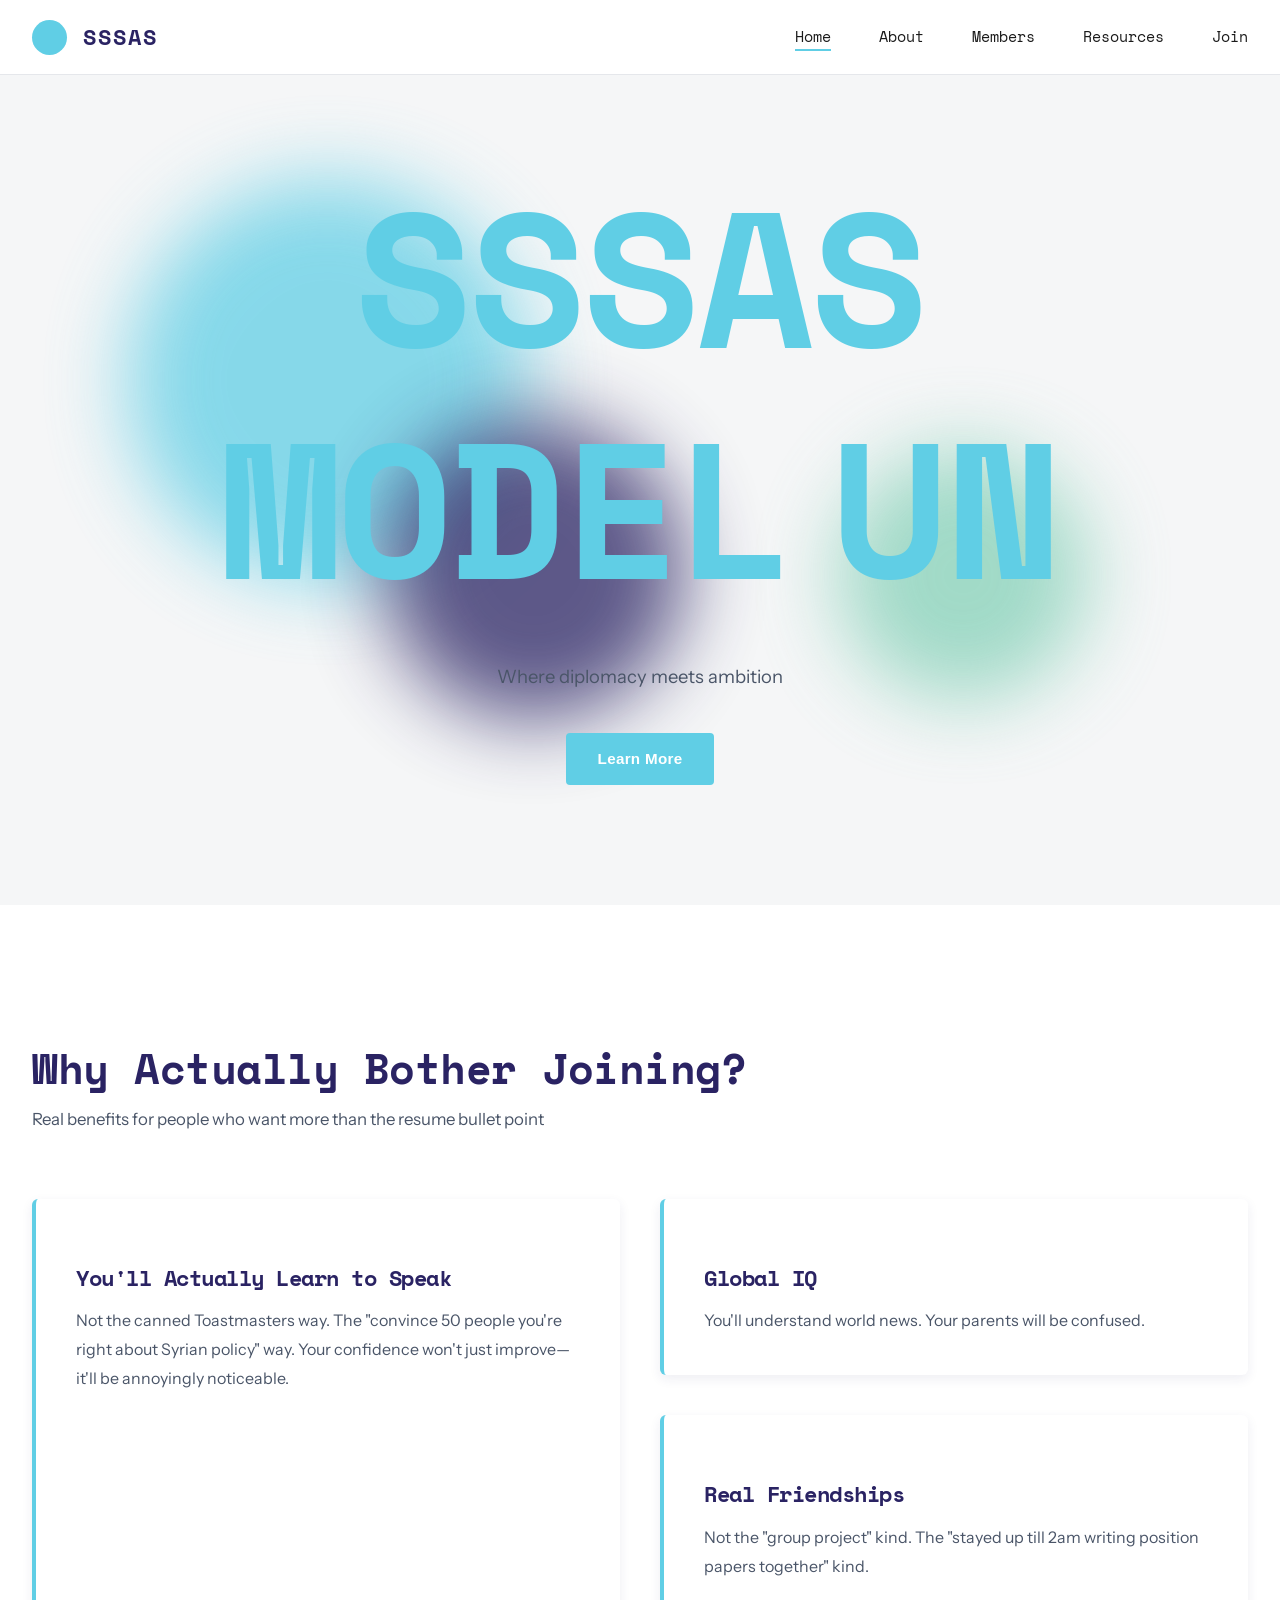
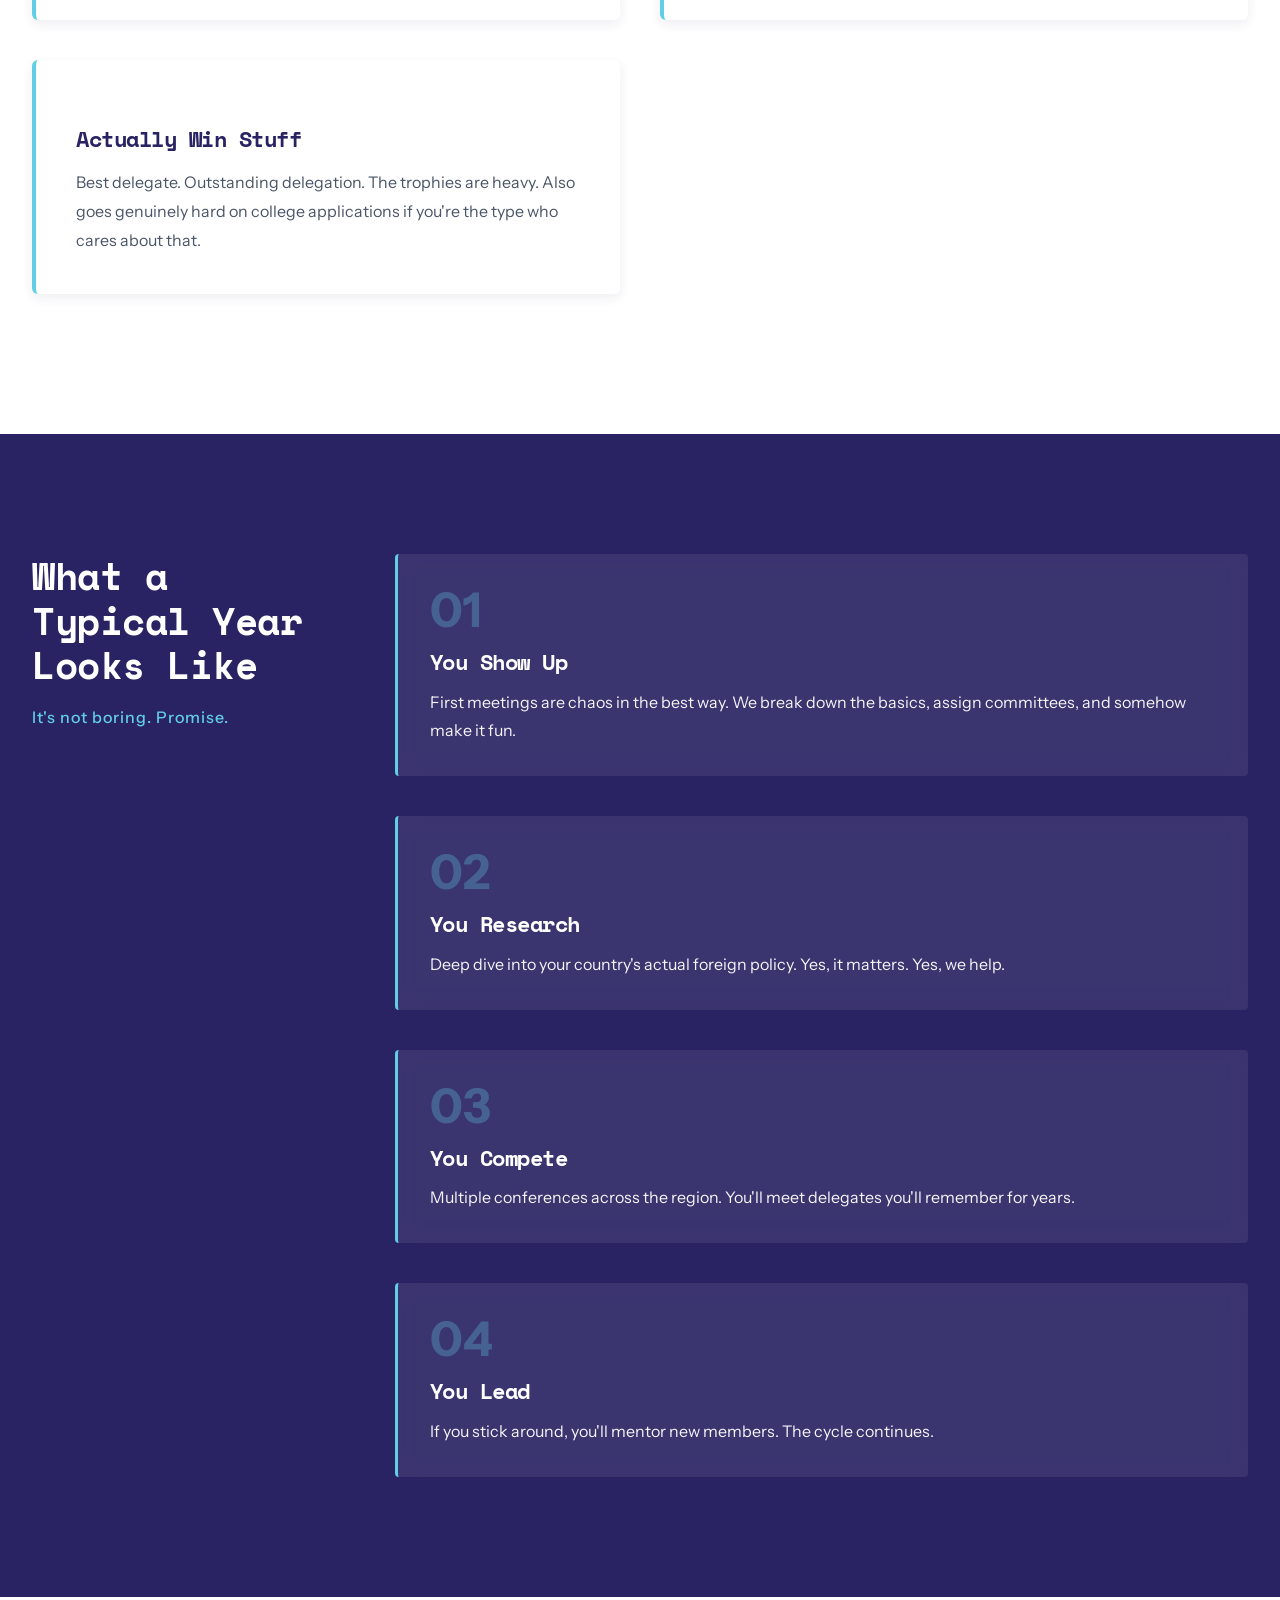
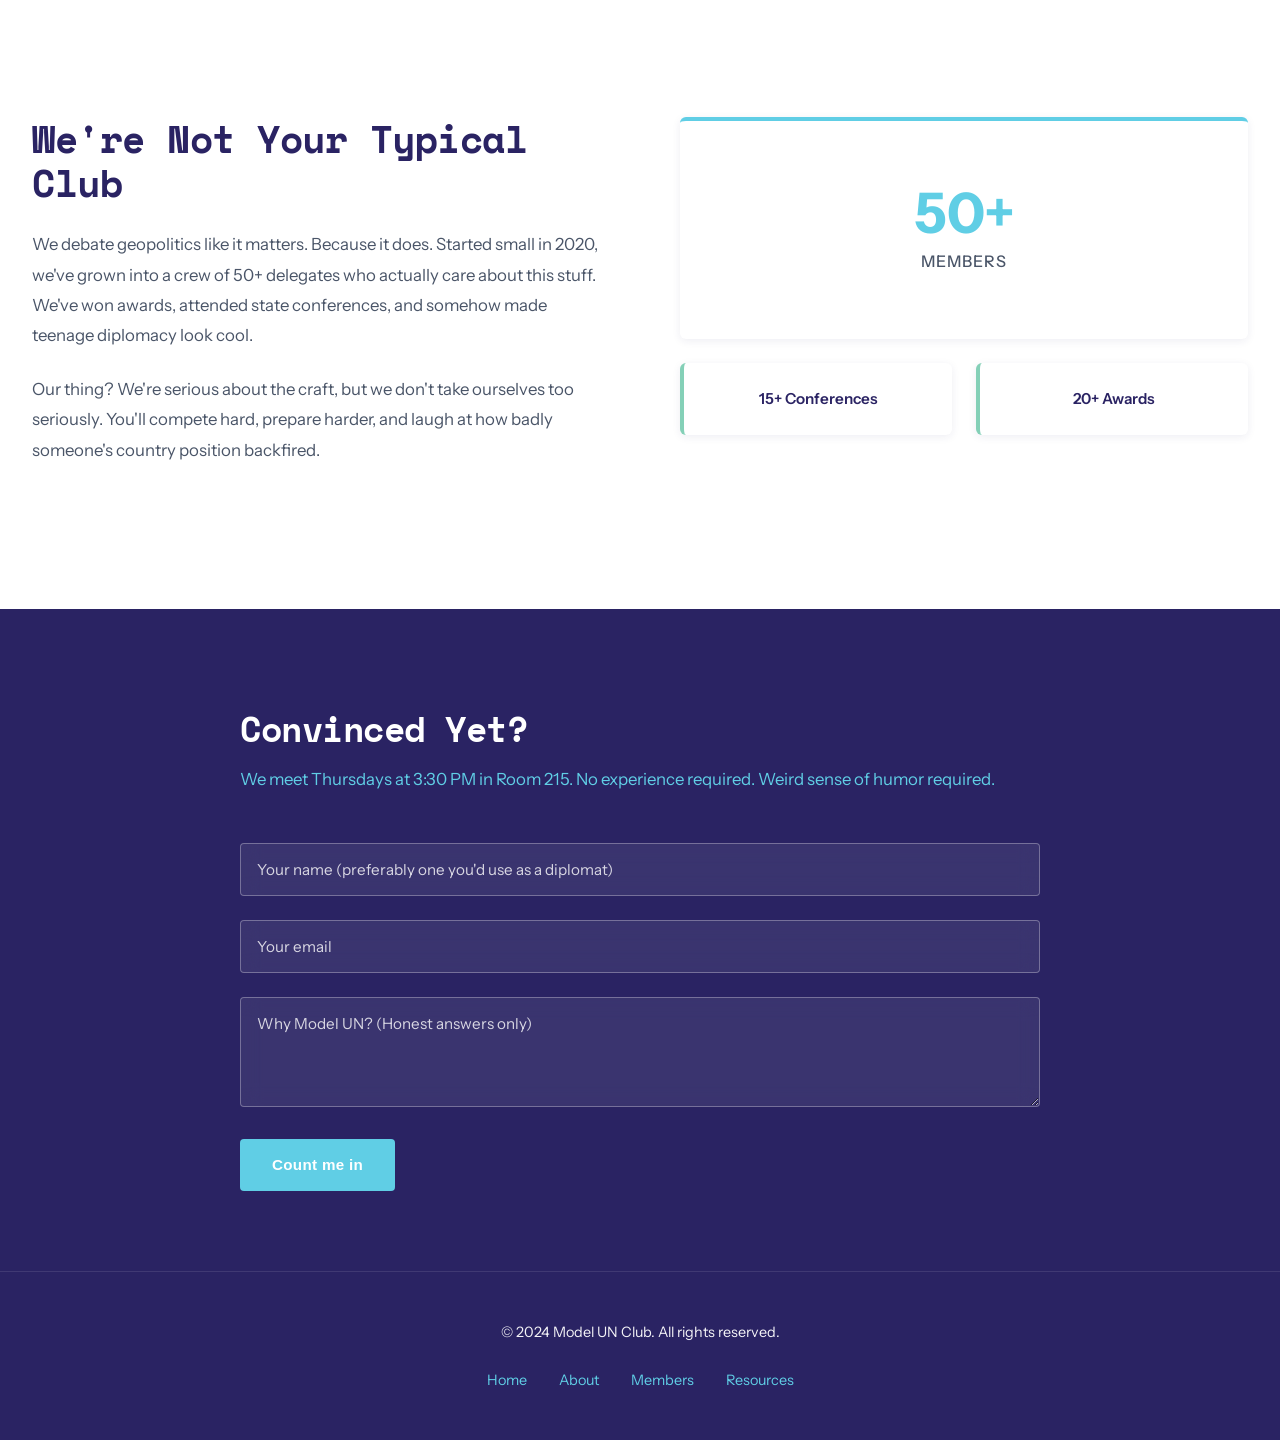
<file: index.html>
<!DOCTYPE html>
<html lang="en">
<head>
    <meta charset="UTF-8">
    <meta name="viewport" content="width=device-width, initial-scale=1.0">
    <title>SSSAS Model UN </title>
    <link rel="stylesheet" href="styles.css">
</head>
<body>
    <!-- Floating Blobs -->
    <div class="blob blob-1"></div>
    <div class="blob blob-2"></div>
    <div class="blob blob-3"></div>

    <!-- Navigation Bar -->
    <nav class="navbar" id="navbar">
        <div class="nav-container">
            <div class="nav-logo">
                <div class="logo-symbol"></div>
                <span class="logo-text">SSSAS</span>
            </div>
            <ul class="nav-links" id="navLinks">
                <li><a href="index.html" class="nav-link active" data-section="home">Home</a></li>
                <li><a href="about-club.html" class="nav-link" data-section="about-club">About</a></li>
                <li><a href="members.html" class="nav-link" data-section="members">Members</a></li>
                <li><a href="resources.html" class="nav-link" data-section="resources">Resources</a></li>
                <li><a href="#contact" class="nav-link" data-section="contact">Join</a></li>
            </ul>
            <div class="hamburger" id="hamburger">
                <span></span>
                <span></span>
                <span></span>
            </div>
        </div>
    </nav>

    <!-- Main Content -->
    <main>
        <!-- Hero Section -->
        <section id="home" class="section hero-section">
            <!-- Interactive Blobs -->
            <div class="hero-blob hero-blob-1"></div>
            <div class="hero-blob hero-blob-2"></div>
            <div class="hero-blob hero-blob-3"></div>
            
            <div class="hero-grid">
                <div class="hero-content">
                    <h1 class="hero-title-large">
                        <span class="hero-word saints-word">SSSAS</span>
                        <span class="hero-word model-word">MODEL UN</span>
                        
                    </h1>
                    <p class="hero-subtitle">Where diplomacy meets ambition</p>
                    <button class="cta-button" onclick="scrollToSection('features')">Learn More</button>
                </div>
            </div>
        </section>

        <!-- Features Section -->
        <section id="features" class="section features-section">
            <div class="features-header">
                <h2>Why Actually Bother Joining?</h2>
                <p>Real benefits for people who want more than the resume bullet point</p>
            </div>
            <div class="features-asymmetry">
                <div class="feature-card feature-tall">
                    <div class="feature-icon"></div>
                    <h3>You'll Actually Learn to Speak</h3>
                    <p>Not the canned Toastmasters way. The "convince 50 people you're right about Syrian policy" way. Your confidence won't just improve—it'll be annoyingly noticeable.</p>
                </div>
                <div class="feature-card ">
                    <div class="feature-icon"></div>
                    <h3>Global IQ</h3>
                    <p>You'll understand world news. Your parents will be confused.</p>
                </div>
                <div class="feature-card ">
                    <div class="feature-icon"></div>
                    <h3>Real Friendships</h3>
                    <p>Not the "group project" kind. The "stayed up till 2am writing position papers together" kind.</p>
                </div>
                <div class="feature-card feature-tall">
                    <div class="feature-icon"></div>
                    <h3>Actually Win Stuff</h3>
                    <p>Best delegate. Outstanding delegation. The trophies are heavy. Also goes genuinely hard on college applications if you're the type who cares about that.</p>
                </div>
            </div>
        </section>

        <!-- Services Section -->
        <section id="services" class="section services-section">
            <div class="services-split">
                <div class="services-left">
                    <h2>What a Typical Year Looks Like</h2>
                    <p class="services-intro">It's not boring. Promise.</p>
                </div>
                <div class="services-right">
                    <div class="service-block">
                        <span class="service-num">01</span>
                        <h3>You Show Up</h3>
                        <p>First meetings are chaos in the best way. We break down the basics, assign committees, and somehow make it fun.</p>
                    </div>
                    <div class="service-block">
                        <span class="service-num">02</span>
                        <h3>You Research</h3>
                        <p>Deep dive into your country's actual foreign policy. Yes, it matters. Yes, we help.</p>
                    </div>
                    <div class="service-block">
                        <span class="service-num">03</span>
                        <h3>You Compete</h3>
                        <p>Multiple conferences across the region. You'll meet delegates you'll remember for years.</p>
                    </div>
                    <div class="service-block">
                        <span class="service-num">04</span>
                        <h3>You Lead</h3>
                        <p>If you stick around, you'll mentor new members. The cycle continues.</p>
                    </div>
                </div>
            </div>
        </section>

        <!-- About Section -->
        <section id="about" class="section about-section">
            <div class="about-asymmetry">
                <div class="about-text">
                    <h2>We're Not Your Typical Club</h2>
                    <p>We debate geopolitics like it matters. Because it does. Started small in 2020, we've grown into a crew of 50+ delegates who actually care about this stuff. We've won awards, attended state conferences, and somehow made teenage diplomacy look cool.</p>
                    <p>Our thing? We're serious about the craft, but we don't take ourselves too seriously. You'll compete hard, prepare harder, and laugh at how badly someone's country position backfired.</p>
                </div>
                <div class="about-stats-staggered">
                    <div class="stat-callout stat-primary">
                        <div class="stat-number">50+</div>
                        <div class="stat-label">Members</div>
                    </div>
                    <div class="stat-box">
                        <div class="stat-mini">15+ Conferences</div>
                    </div>
                    <div class="stat-box">
                        <div class="stat-mini">20+ Awards</div>
                    </div>
                </div>
            </div>
        </section>

        <!-- Contact Section -->
        <section id="contact" class="section contact-section">
            <div class="contact-wrapper">
                <div class="contact-intro">
                    <h2>Convinced Yet?</h2>
                    <p>We meet Thursdays at 3:30 PM in Room 215. No experience required. Weird sense of humor required.</p>
                </div>
                <form class="contact-form" id="contactForm">
                    <div class="form-group">
                        <input type="text" placeholder="Your name (preferably one you'd use as a diplomat)" required>
                    </div>
                    <div class="form-group">
                        <input type="email" placeholder="Your email" required>
                    </div>
                    <div class="form-group">
                        <textarea placeholder="Why Model UN? (Honest answers only)" rows="4" required></textarea>
                    </div>
                    <button type="submit" class="cta-button">Count me in</button>
                </form>
            </div>
        </section>
    </main>

    <!-- Footer -->
    <footer class="footer">
        <div class="footer-content">
            <p>&copy; 2024 Model UN Club. All rights reserved.</p>
            <div class="footer-links">
                <a href="index.html">Home</a>
                <a href="about-club.html">About</a>
                <a href="members.html">Members</a>
                <a href="resources.html">Resources</a>
            </div>
        </div>
    </footer>

    <script src="script.js"></script>
</body>
</html>
</file>
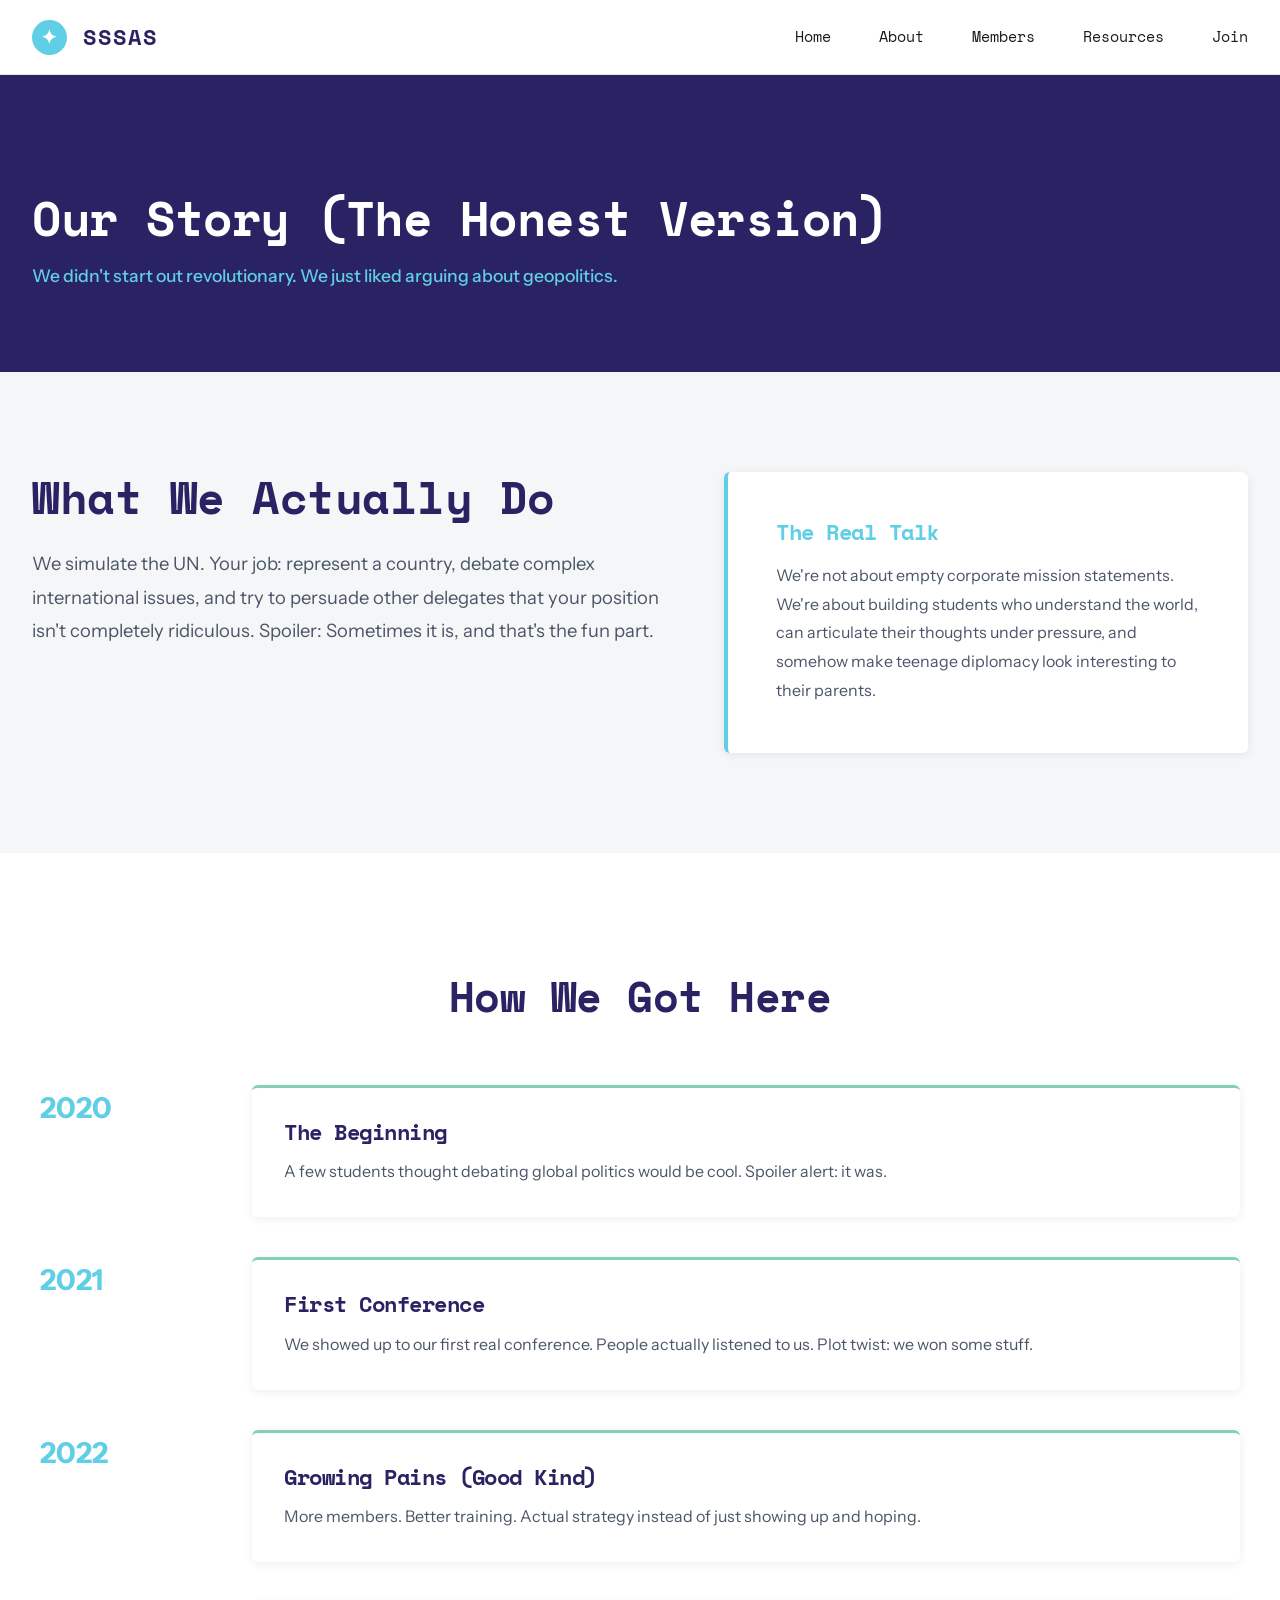
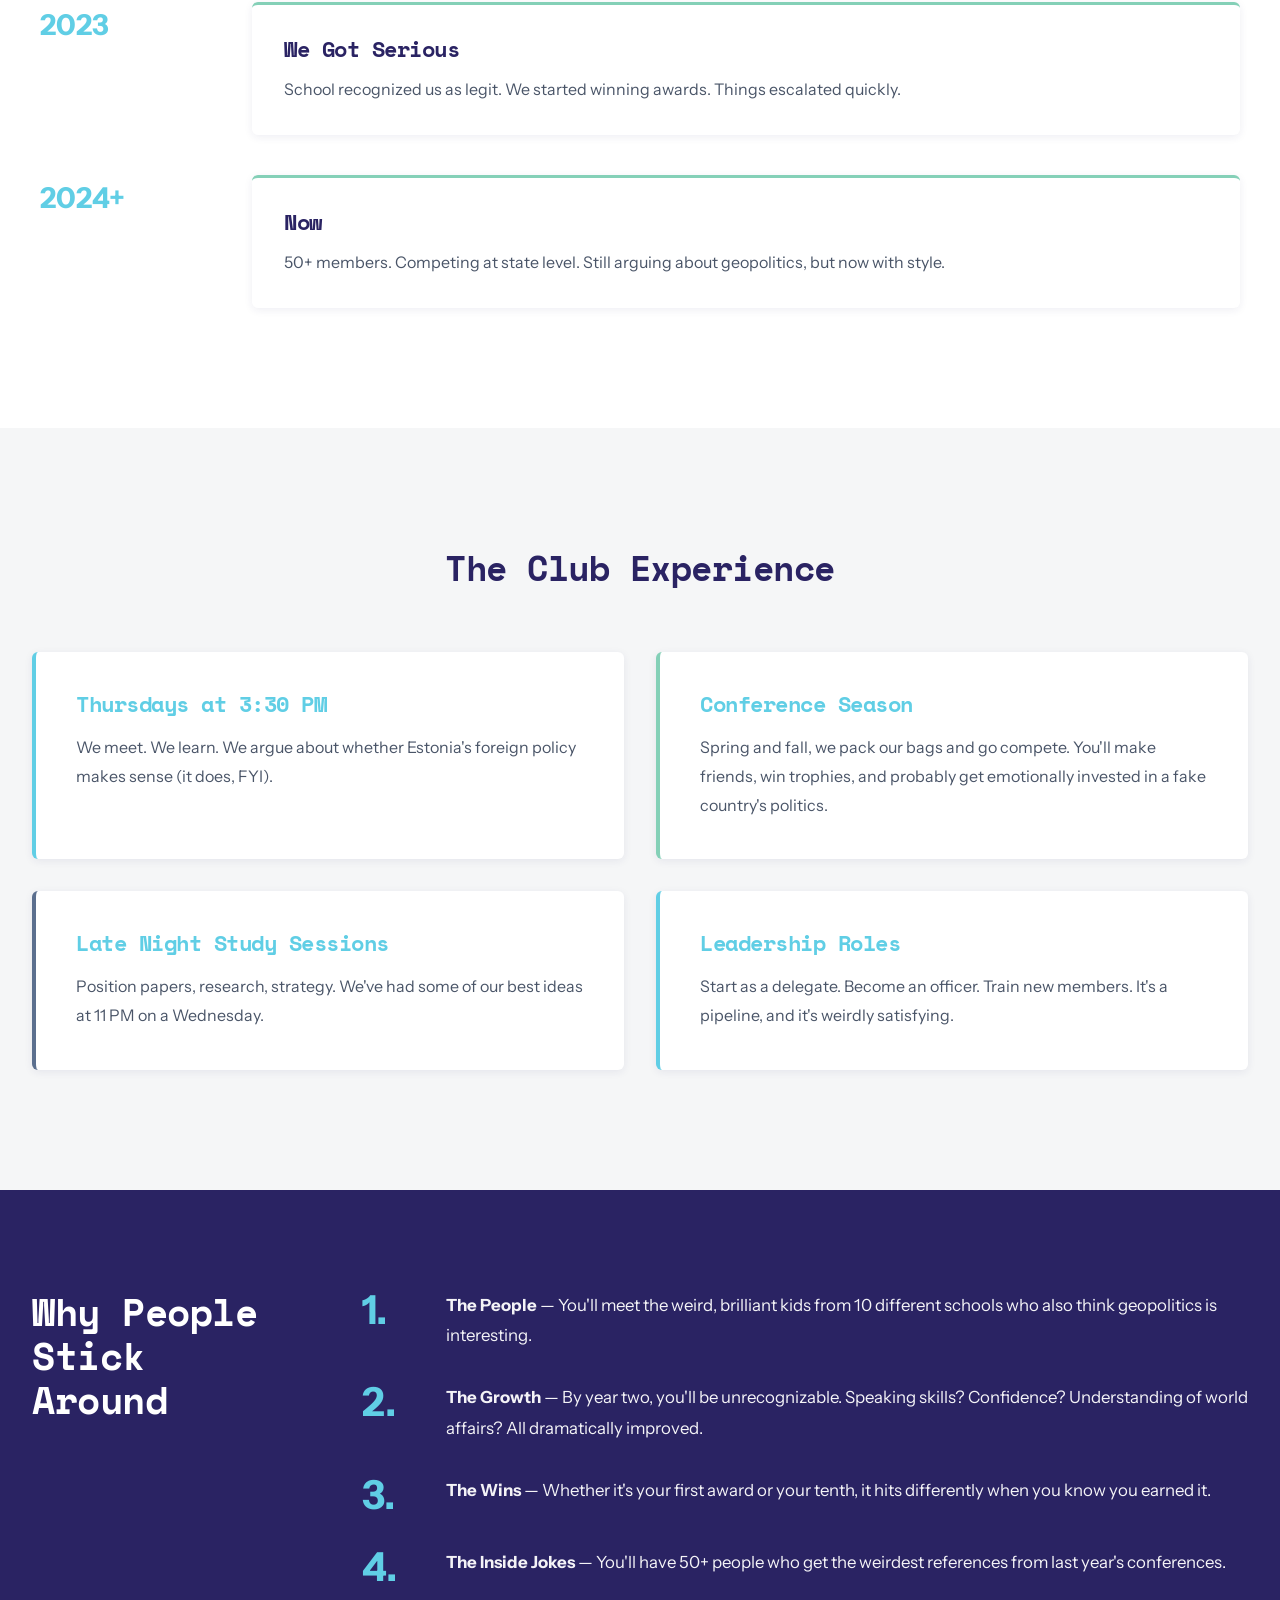
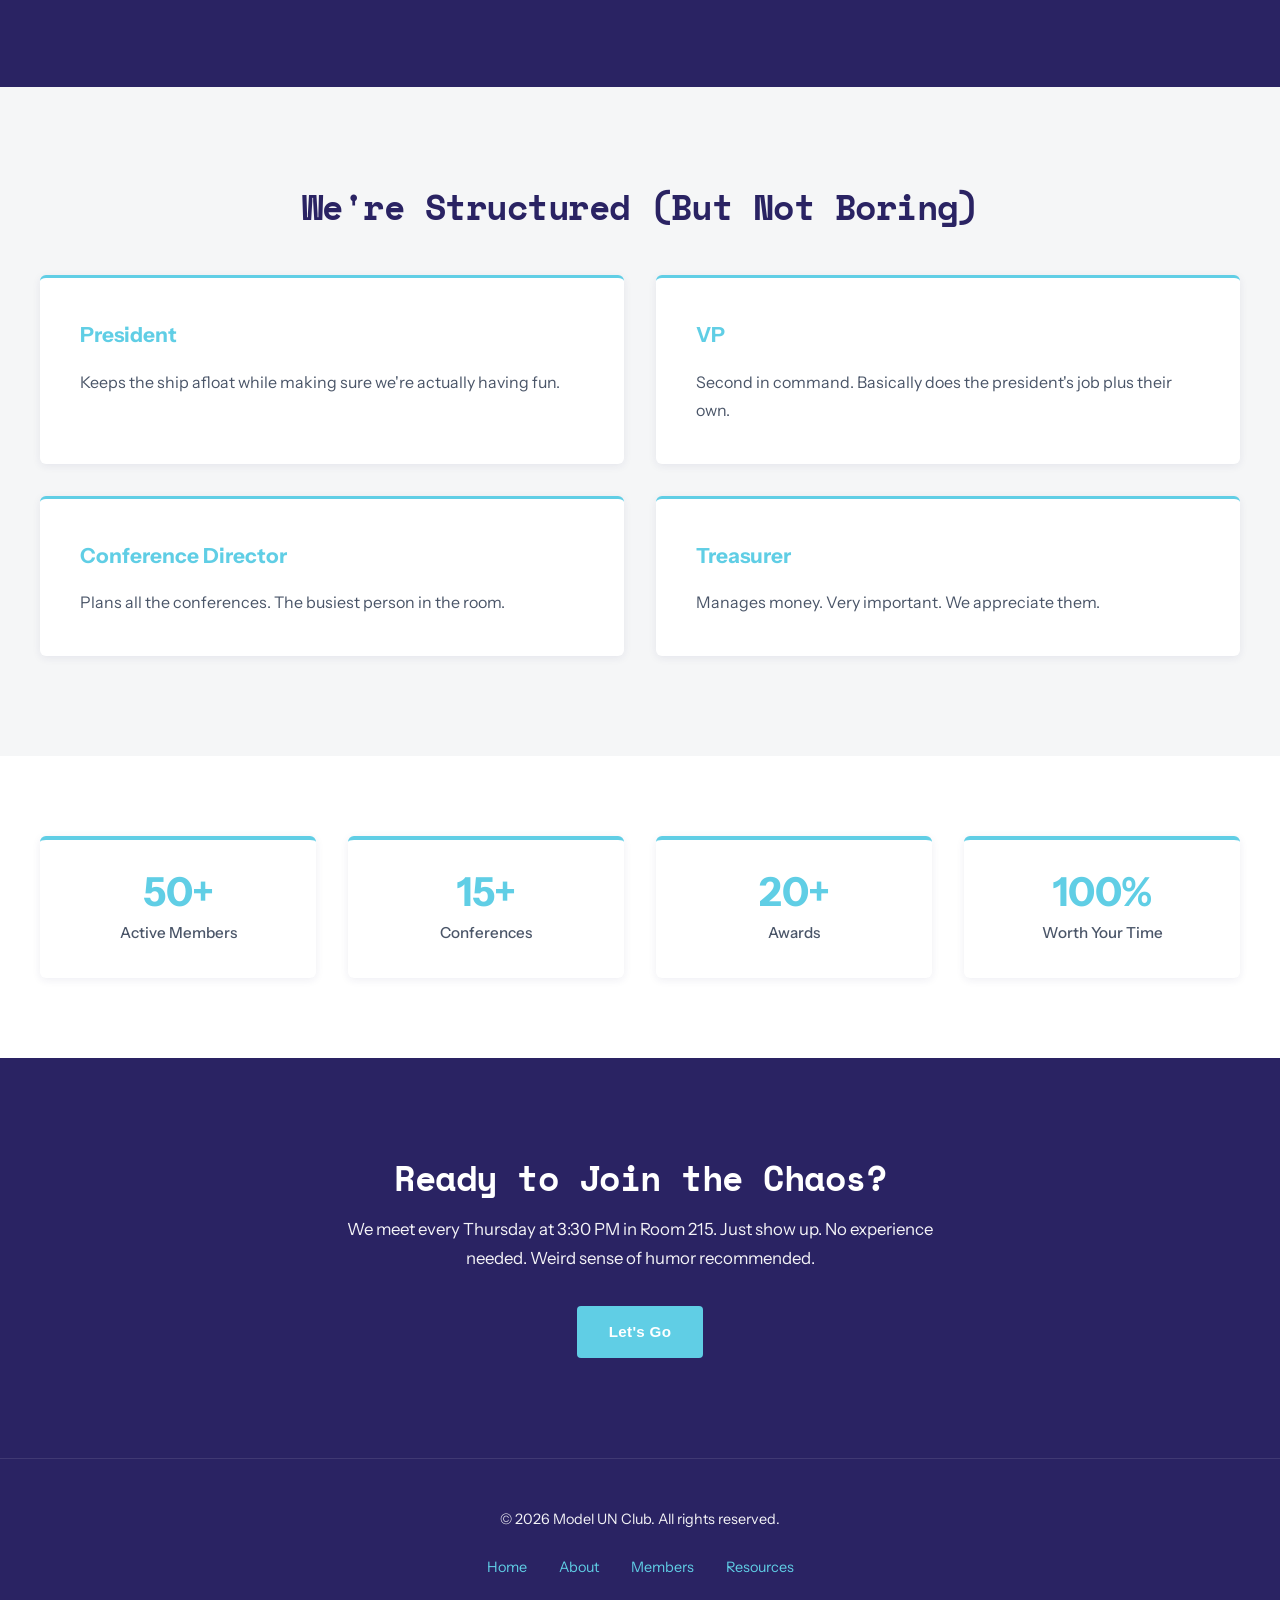
<file: about-club.html>
<!DOCTYPE html>
<html lang="en">
<head>
    <meta charset="UTF-8">
    <meta name="viewport" content="width=device-width, initial-scale=1.0">
    <title>About the Club - Model UN</title>
    <link rel="stylesheet" href="styles.css">
</head>
<body>


    <!-- Navigation Bar -->
    <nav class="navbar" id="navbar">
        <div class="nav-container">
            <div class="nav-logo">
                <div class="logo-symbol">✦</div>
                <span class="logo-text">SSSAS</span>
            </div>
            <ul class="nav-links" id="navLinks">
                <li><a href="index.html" class="nav-link" data-section="home">Home</a></li>
                <li><a href="about-club.html" class="nav-link active" data-section="about-club">About</a></li>
                <li><a href="members.html" class="nav-link" data-section="members">Members</a></li>
                <li><a href="resources.html" class="nav-link" data-section="resources">Resources</a></li>
                <li><a href="index.html#contact" class="nav-link" data-section="contact">Join</a></li>
            </ul>
            <div class="hamburger" id="hamburger">
                <span></span>
                <span></span>
                <span></span>
            </div>
        </div>
    </nav>

    <!-- Main Content -->
    <main>
        <!-- Page Header -->
        <section class="page-header-elite">
            <div class="header-elite-content">
                <h1>Our Story (The Honest Version)</h1>
                <p>We didn't start out revolutionary. We just liked arguing about geopolitics.</p>
            </div>
        </section>

        <!-- Mission Statement Section -->
        <section class="section mission-elite-section">
            <div class="mission-elite-container">
                <div class="mission-block-primary">
                    <h2>What We Actually Do</h2>
                    <p>We simulate the UN. Your job: represent a country, debate complex international issues, and try to persuade other delegates that your position isn't completely ridiculous. Spoiler: Sometimes it is, and that's the fun part.</p>
                </div>
                <div class="mission-block-secondary">
                    <h3>The Real Talk</h3>
                    <p>We're not about empty corporate mission statements. We're about building students who understand the world, can articulate their thoughts under pressure, and somehow make teenage diplomacy look interesting to their parents.</p>
                </div>
            </div>
        </section>

        <!-- Timeline Section -->
        <section class="section timeline-elite-section">
            <h2>How We Got Here</h2>
            <div class="timeline-elite">
                <div class="timeline-elite-item timeline-item-1">
                    <div class="timeline-year">2020</div>
                    <div class="timeline-elite-content">
                        <h3>The Beginning</h3>
                        <p>A few students thought debating global politics would be cool. Spoiler alert: it was.</p>
                    </div>
                </div>
                <div class="timeline-elite-item timeline-item-2">
                    <div class="timeline-year">2021</div>
                    <div class="timeline-elite-content">
                        <h3>First Conference</h3>
                        <p>We showed up to our first real conference. People actually listened to us. Plot twist: we won some stuff.</p>
                    </div>
                </div>
                <div class="timeline-elite-item timeline-item-3">
                    <div class="timeline-year">2022</div>
                    <div class="timeline-elite-content">
                        <h3>Growing Pains (Good Kind)</h3>
                        <p>More members. Better training. Actual strategy instead of just showing up and hoping.</p>
                    </div>
                </div>
                <div class="timeline-elite-item timeline-item-4">
                    <div class="timeline-year">2023</div>
                    <div class="timeline-elite-content">
                        <h3>We Got Serious</h3>
                        <p>School recognized us as legit. We started winning awards. Things escalated quickly.</p>
                    </div>
                </div>
                <div class="timeline-elite-item timeline-item-5">
                    <div class="timeline-year">2024+</div>
                    <div class="timeline-elite-content">
                        <h3>Now</h3>
                        <p>50+ members. Competing at state level. Still arguing about geopolitics, but now with style.</p>
                    </div>
                </div>
            </div>
        </section>

        <!-- What You Actually Do Section -->
        <section class="section activities-elite-section">
            <h2>The Club Experience</h2>
            <div class="activities-elite-grid">
                <div class="activity-elite-card activity-elite-1">
                    <h3>Thursdays at 3:30 PM</h3>
                    <p>We meet. We learn. We argue about whether Estonia's foreign policy makes sense (it does, FYI).</p>
                </div>
                <div class="activity-elite-card activity-elite-2">
                    <h3>Conference Season</h3>
                    <p>Spring and fall, we pack our bags and go compete. You'll make friends, win trophies, and probably get emotionally invested in a fake country's politics.</p>
                </div>
                <div class="activity-elite-card activity-elite-3">
                    <h3>Late Night Study Sessions</h3>
                    <p>Position papers, research, strategy. We've had some of our best ideas at 11 PM on a Wednesday.</p>
                </div>
                <div class="activity-elite-card activity-elite-4">
                    <h3>Leadership Roles</h3>
                    <p>Start as a delegate. Become an officer. Train new members. It's a pipeline, and it's weirdly satisfying.</p>
                </div>
            </div>
        </section>

        <!-- Why People Actually Join Section -->
        <section class="section elite-reasons-section">
            <div class="reasons-content">
                <div class="reasons-left">
                    <h2>Why People Stick Around</h2>
                </div>
                <div class="reasons-right">
                    <div class="reason-item">
                        <span class="reason-num">1.</span>
                        <p><strong>The People</strong> — You'll meet the weird, brilliant kids from 10 different schools who also think geopolitics is interesting.</p>
                    </div>
                    <div class="reason-item">
                        <span class="reason-num">2.</span>
                        <p><strong>The Growth</strong> — By year two, you'll be unrecognizable. Speaking skills? Confidence? Understanding of world affairs? All dramatically improved.</p>
                    </div>
                    <div class="reason-item">
                        <span class="reason-num">3.</span>
                        <p><strong>The Wins</strong> — Whether it's your first award or your tenth, it hits differently when you know you earned it.</p>
                    </div>
                    <div class="reason-item">
                        <span class="reason-num">4.</span>
                        <p><strong>The Inside Jokes</strong> — You'll have 50+ people who get the weirdest references from last year's conferences.</p>
                    </div>
                </div>
            </div>
        </section>

        <!-- Leadership Section -->
        <section class="section leadership-elite-section">
            <h2>We're Structured (But Not Boring)</h2>
            <div class="leadership-elite-grid">
                <div class="leadership-elite-card">
                    <div class="role-title">President</div>
                    <p>Keeps the ship afloat while making sure we're actually having fun.</p>
                </div>
                <div class="leadership-elite-card">
                    <div class="role-title">VP</div>
                    <p>Second in command. Basically does the president's job plus their own.</p>
                </div>
                <div class="leadership-elite-card">
                    <div class="role-title">Conference Director</div>
                    <p>Plans all the conferences. The busiest person in the room.</p>
                </div>
                <div class="leadership-elite-card">
                    <div class="role-title">Treasurer</div>
                    <p>Manages money. Very important. We appreciate them.</p>
                </div>
            </div>
        </section>

        <!-- Quick Stats -->
        <section class="section stats-elite-section">
            <div class="stats-elite-grid">
                <div class="stat-elite-item">
                    <div class="stat-elite-number">50+</div>
                    <p>Active Members</p>
                </div>
                <div class="stat-elite-item">
                    <div class="stat-elite-number">15+</div>
                    <p>Conferences</p>
                </div>
                <div class="stat-elite-item">
                    <div class="stat-elite-number">20+</div>
                    <p>Awards</p>
                </div>
                <div class="stat-elite-item">
                    <div class="stat-elite-number">100%</div>
                    <p>Worth Your Time</p>
                </div>
            </div>
        </section>

        <!-- CTA Section -->
        <section class="section cta-elite-section">
            <h2>Ready to Join the Chaos?</h2>
            <p>We meet every Thursday at 3:30 PM in Room 215. Just show up. No experience needed. Weird sense of humor recommended.</p>
            <button class="cta-button" onclick="window.location.href='index.html#contact'">Let's Go</button>
        </section>
    </main>

    <!-- Footer -->
    <footer class="footer">
        <div class="footer-content">
            <p>&copy; 2026 Model UN Club. All rights reserved.</p>
            <div class="footer-links">
                <a href="index.html">Home</a>
                <a href="about-club.html">About</a>
                <a href="members.html">Members</a>
                <a href="resources.html">Resources</a>
            </div>
        </div>
    </footer>

    <script src="script.js"></script>
</body>
</html>
</file>
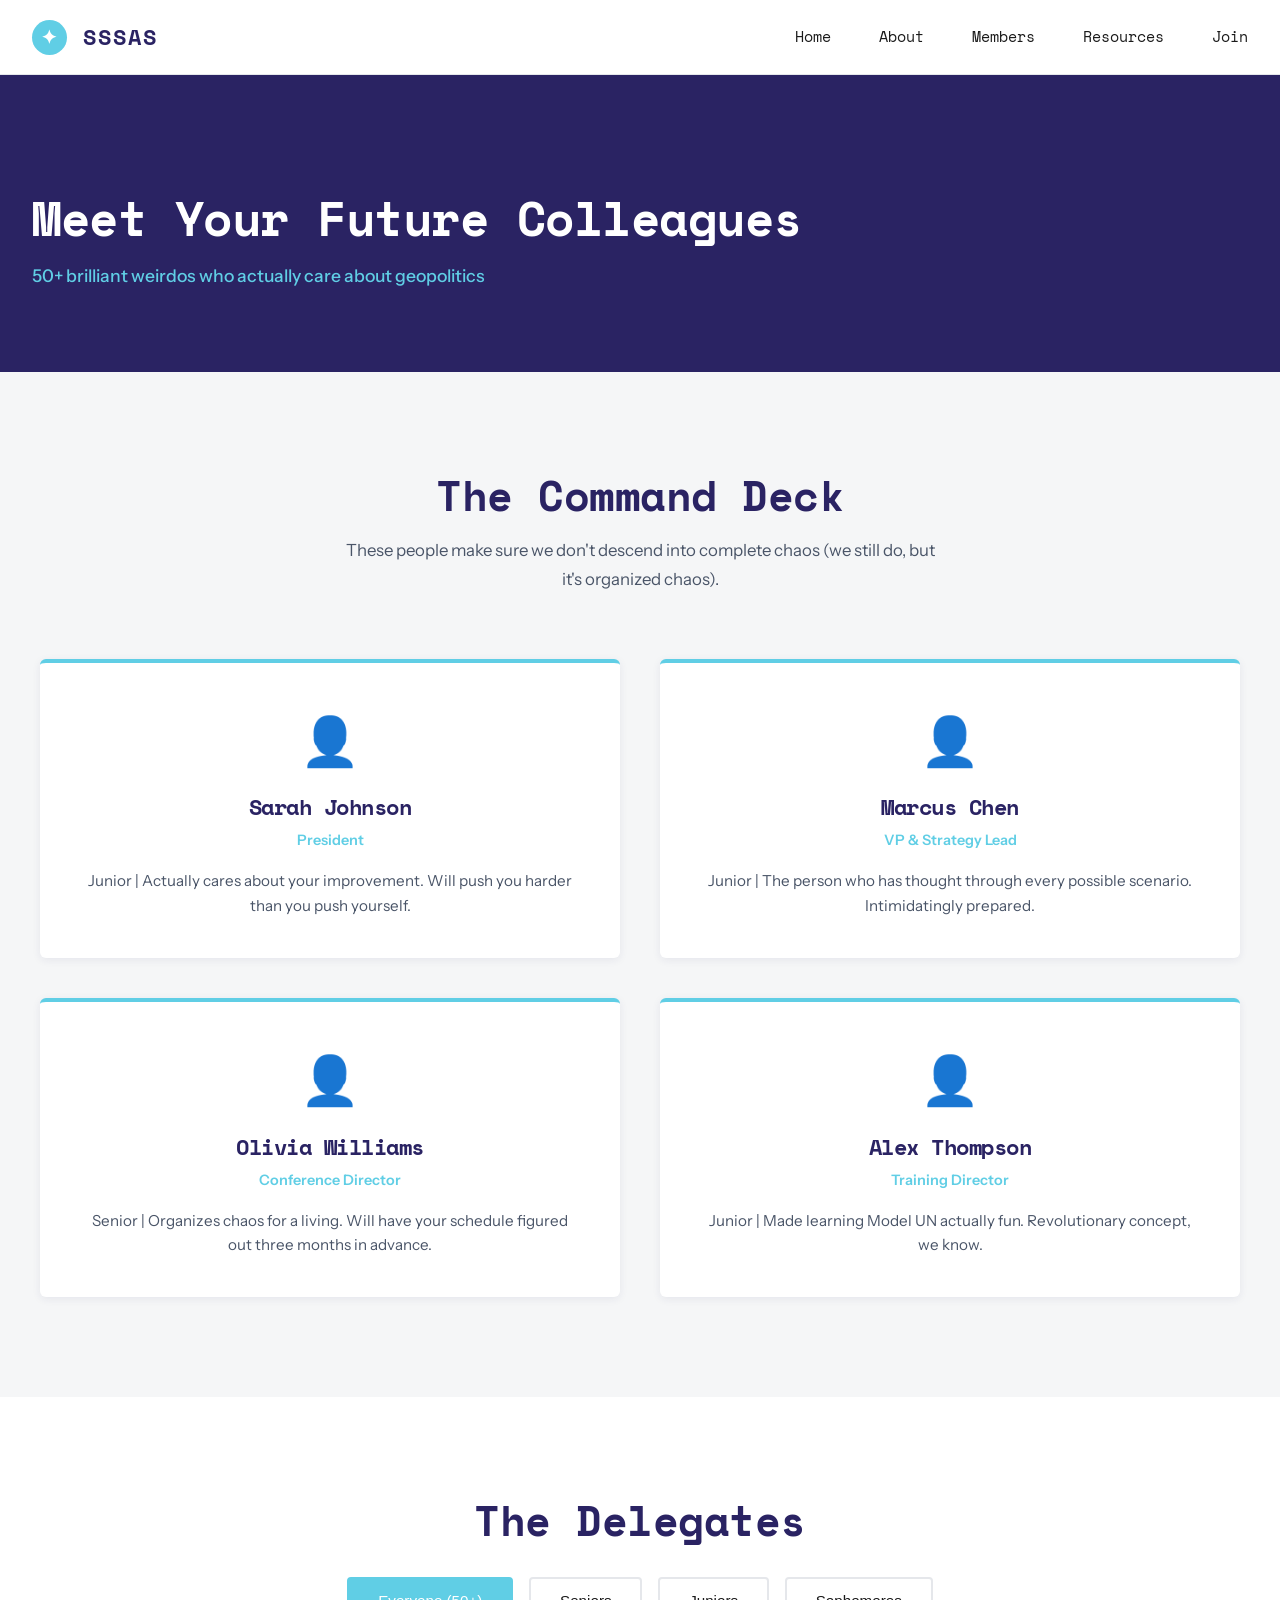
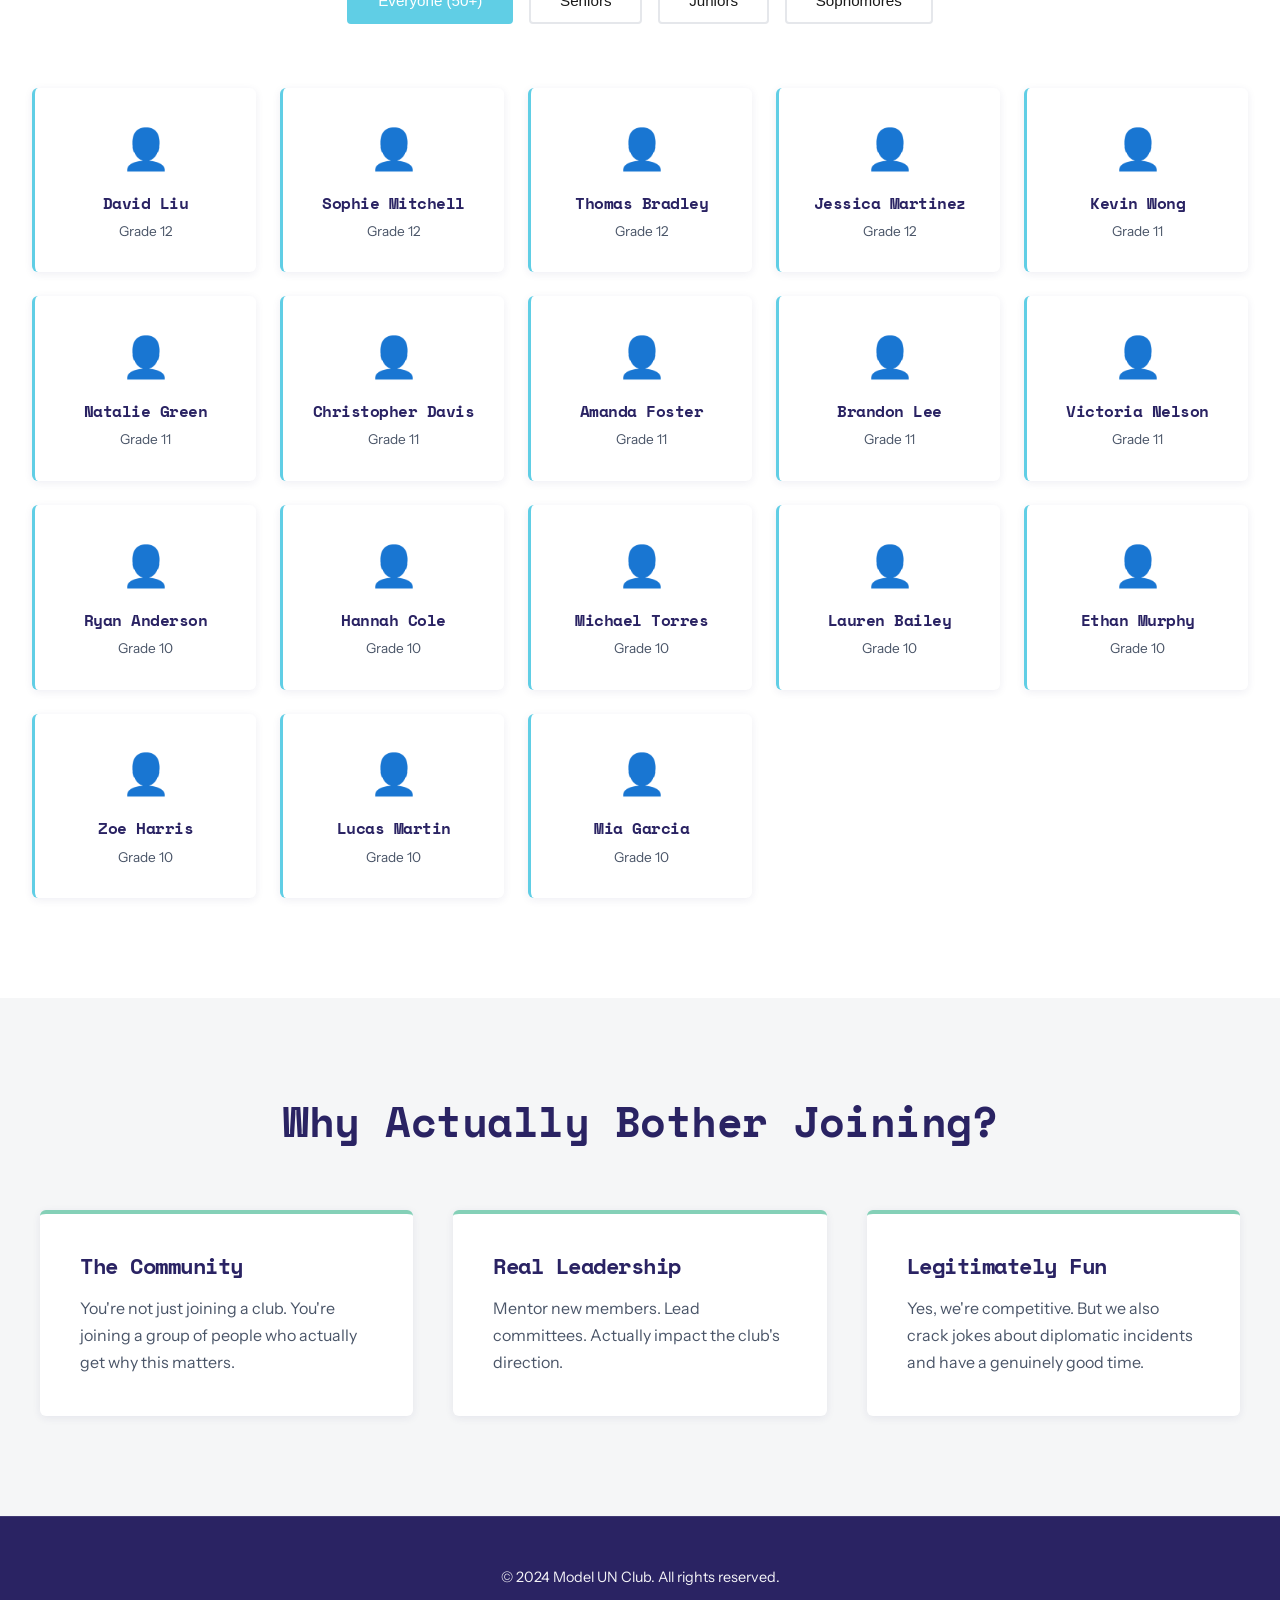
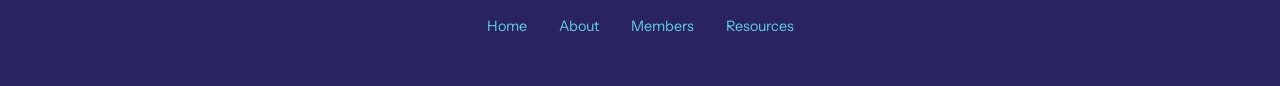
<file: members.html>
<!DOCTYPE html>
<html lang="en">
<head>
    <meta charset="UTF-8">
    <meta name="viewport" content="width=device-width, initial-scale=1.0">
    <title>Club Members - Model UN</title>
    <link rel="stylesheet" href="styles.css">
</head>
<body>
    
    

    <!-- Navigation Bar -->
    <nav class="navbar" id="navbar">
        <div class="nav-container">
            <div class="nav-logo">
                <div class="logo-symbol">✦</div>
                <span class="logo-text">SSSAS</span>
            </div>
            <ul class="nav-links" id="navLinks">
                <li><a href="index.html" class="nav-link" data-section="home">Home</a></li>
                <li><a href="about-club.html" class="nav-link" data-section="about-club">About</a></li>
                <li><a href="members.html" class="nav-link active" data-section="members">Members</a></li>
                <li><a href="resources.html" class="nav-link" data-section="resources">Resources</a></li>
                <li><a href="index.html#contact" class="nav-link" data-section="contact">Join</a></li>
            </ul>
            <div class="hamburger" id="hamburger">
                <span></span>
                <span></span>
                <span></span>
            </div>
        </div>
    </nav>

    <!-- Main Content -->
    <main>
        <!-- Page Header -->
        <section class="page-header-elite">
            <div class="header-elite-content">
                <h1>Meet Your Future Colleagues</h1>
                <p>50+ brilliant weirdos who actually care about geopolitics</p>
            </div>
        </section>

        <!-- Leadership Team -->
        <section class="section members-leadership-section">
            <h2>The Command Deck</h2>
            <p class="section-subtitle">These people make sure we don't descend into complete chaos (we still do, but it's organized chaos).</p>
            
            <div class="leadership-elite-showcase">
                <div class="leader-card leader-card-1">
                    <div class="leader-icon">👤</div>
                    <h3>Sarah Johnson</h3>
                    <p class="leader-role">President</p>
                    <p class="leader-desc">Junior | Actually cares about your improvement. Will push you harder than you push yourself.</p>
                </div>
                <div class="leader-card leader-card-2">
                    <div class="leader-icon">👤</div>
                    <h3>Marcus Chen</h3>
                    <p class="leader-role">VP & Strategy Lead</p>
                    <p class="leader-desc">Junior | The person who has thought through every possible scenario. Intimidatingly prepared.</p>
                </div>
                <div class="leader-card leader-card-3">
                    <div class="leader-icon">👤</div>
                    <h3>Olivia Williams</h3>
                    <p class="leader-role">Conference Director</p>
                    <p class="leader-desc">Senior | Organizes chaos for a living. Will have your schedule figured out three months in advance.</p>
                </div>
                <div class="leader-card leader-card-4">
                    <div class="leader-icon">👤</div>
                    <h3>Alex Thompson</h3>
                    <p class="leader-role">Training Director</p>
                    <p class="leader-desc">Junior | Made learning Model UN actually fun. Revolutionary concept, we know.</p>
                </div>
            </div>
        </section>

        <!-- Members Directory -->
        <section class="section members-directory-section">
            <div class="directory-header">
                <h2>The Delegates</h2>
                <div class="filter-elite">
                    <button class="filter-elite-btn active" onclick="filterMembersElite('all')">Everyone (50+)</button>
                    <button class="filter-elite-btn" onclick="filterMembersElite('senior')">Seniors</button>
                    <button class="filter-elite-btn" onclick="filterMembersElite('junior')">Juniors</button>
                    <button class="filter-elite-btn" onclick="filterMembersElite('sophomore')">Sophomores</button>
                </div>
            </div>

            <div class="members-gallery" id="membersGallery">
                <!-- Seniors -->
                <div class="member-gallery-card member-all member-senior">
                    <div class="member-avatar">👤</div>
                    <h4>David Liu</h4>
                    <p class="member-year">Grade 12</p>
                </div>
                <div class="member-gallery-card member-all member-senior">
                    <div class="member-avatar">👤</div>
                    <h4>Sophie Mitchell</h4>
                    <p class="member-year">Grade 12</p>
                </div>
                <div class="member-gallery-card member-all member-senior">
                    <div class="member-avatar">👤</div>
                    <h4>Thomas Bradley</h4>
                    <p class="member-year">Grade 12</p>
                </div>
                <div class="member-gallery-card member-all member-senior">
                    <div class="member-avatar">👤</div>
                    <h4>Jessica Martinez</h4>
                    <p class="member-year">Grade 12</p>
                </div>

                <!-- Juniors -->
                <div class="member-gallery-card member-all member-junior">
                    <div class="member-avatar">👤</div>
                    <h4>Kevin Wong</h4>
                    <p class="member-year">Grade 11</p>
                </div>
                <div class="member-gallery-card member-all member-junior">
                    <div class="member-avatar">👤</div>
                    <h4>Natalie Green</h4>
                    <p class="member-year">Grade 11</p>
                </div>
                <div class="member-gallery-card member-all member-junior">
                    <div class="member-avatar">👤</div>
                    <h4>Christopher Davis</h4>
                    <p class="member-year">Grade 11</p>
                </div>
                <div class="member-gallery-card member-all member-junior">
                    <div class="member-avatar">👤</div>
                    <h4>Amanda Foster</h4>
                    <p class="member-year">Grade 11</p>
                </div>
                <div class="member-gallery-card member-all member-junior">
                    <div class="member-avatar">👤</div>
                    <h4>Brandon Lee</h4>
                    <p class="member-year">Grade 11</p>
                </div>
                <div class="member-gallery-card member-all member-junior">
                    <div class="member-avatar">👤</div>
                    <h4>Victoria Nelson</h4>
                    <p class="member-year">Grade 11</p>
                </div>

                <!-- Sophomores -->
                <div class="member-gallery-card member-all member-sophomore">
                    <div class="member-avatar">👤</div>
                    <h4>Ryan Anderson</h4>
                    <p class="member-year">Grade 10</p>
                </div>
                <div class="member-gallery-card member-all member-sophomore">
                    <div class="member-avatar">👤</div>
                    <h4>Hannah Cole</h4>
                    <p class="member-year">Grade 10</p>
                </div>
                <div class="member-gallery-card member-all member-sophomore">
                    <div class="member-avatar">👤</div>
                    <h4>Michael Torres</h4>
                    <p class="member-year">Grade 10</p>
                </div>
                <div class="member-gallery-card member-all member-sophomore">
                    <div class="member-avatar">👤</div>
                    <h4>Lauren Bailey</h4>
                    <p class="member-year">Grade 10</p>
                </div>
                <div class="member-gallery-card member-all member-sophomore">
                    <div class="member-avatar">👤</div>
                    <h4>Ethan Murphy</h4>
                    <p class="member-year">Grade 10</p>
                </div>
                <div class="member-gallery-card member-all member-sophomore">
                    <div class="member-avatar">👤</div>
                    <h4>Zoe Harris</h4>
                    <p class="member-year">Grade 10</p>
                </div>
                <div class="member-gallery-card member-all member-sophomore">
                    <div class="member-avatar">👤</div>
                    <h4>Lucas Martin</h4>
                    <p class="member-year">Grade 10</p>
                </div>
                <div class="member-gallery-card member-all member-sophomore">
                    <div class="member-avatar">👤</div>
                    <h4>Mia Garcia</h4>
                    <p class="member-year">Grade 10</p>
                </div>
            </div>
        </section>

        <!-- Why Join Section -->
        <section class="section join-elite-section">
            <h2>Why Actually Bother Joining?</h2>
            <div class="join-elite-grid">
                <div class="join-elite-card">
                    <h3>The Community</h3>
                    <p>You're not just joining a club. You're joining a group of people who actually get why this matters.</p>
                </div>
                <div class="join-elite-card">
                    <h3>Real Leadership</h3>
                    <p>Mentor new members. Lead committees. Actually impact the club's direction.</p>
                </div>
                <div class="join-elite-card">
                    <h3>Legitimately Fun</h3>
                    <p>Yes, we're competitive. But we also crack jokes about diplomatic incidents and have a genuinely good time.</p>
                </div>
            </div>
        </section>
    </main>

    <!-- Footer -->
    <footer class="footer">
        <div class="footer-content">
            <p>&copy; 2024 Model UN Club. All rights reserved.</p>
            <div class="footer-links">
                <a href="index.html">Home</a>
                <a href="about-club.html">About</a>
                <a href="members.html">Members</a>
                <a href="resources.html">Resources</a>
            </div>
        </div>
    </footer>

    <script src="script.js"></script>
    <script>
        function filterMembersElite(filter) {
            const allMembers = document.querySelectorAll('.member-all');
            const filterBtns = document.querySelectorAll('.filter-elite-btn');
            
            filterBtns.forEach(btn => btn.classList.remove('active'));
            event.target.classList.add('active');
            
            allMembers.forEach(member => {
                if (filter === 'all') {
                    member.style.display = 'block';
                } else if (member.classList.contains(`member-${filter}`)) {
                    member.style.display = 'block';
                } else {
                    member.style.display = 'none';
                }
            });
        }
    </script>
</body>
</html>
</file>
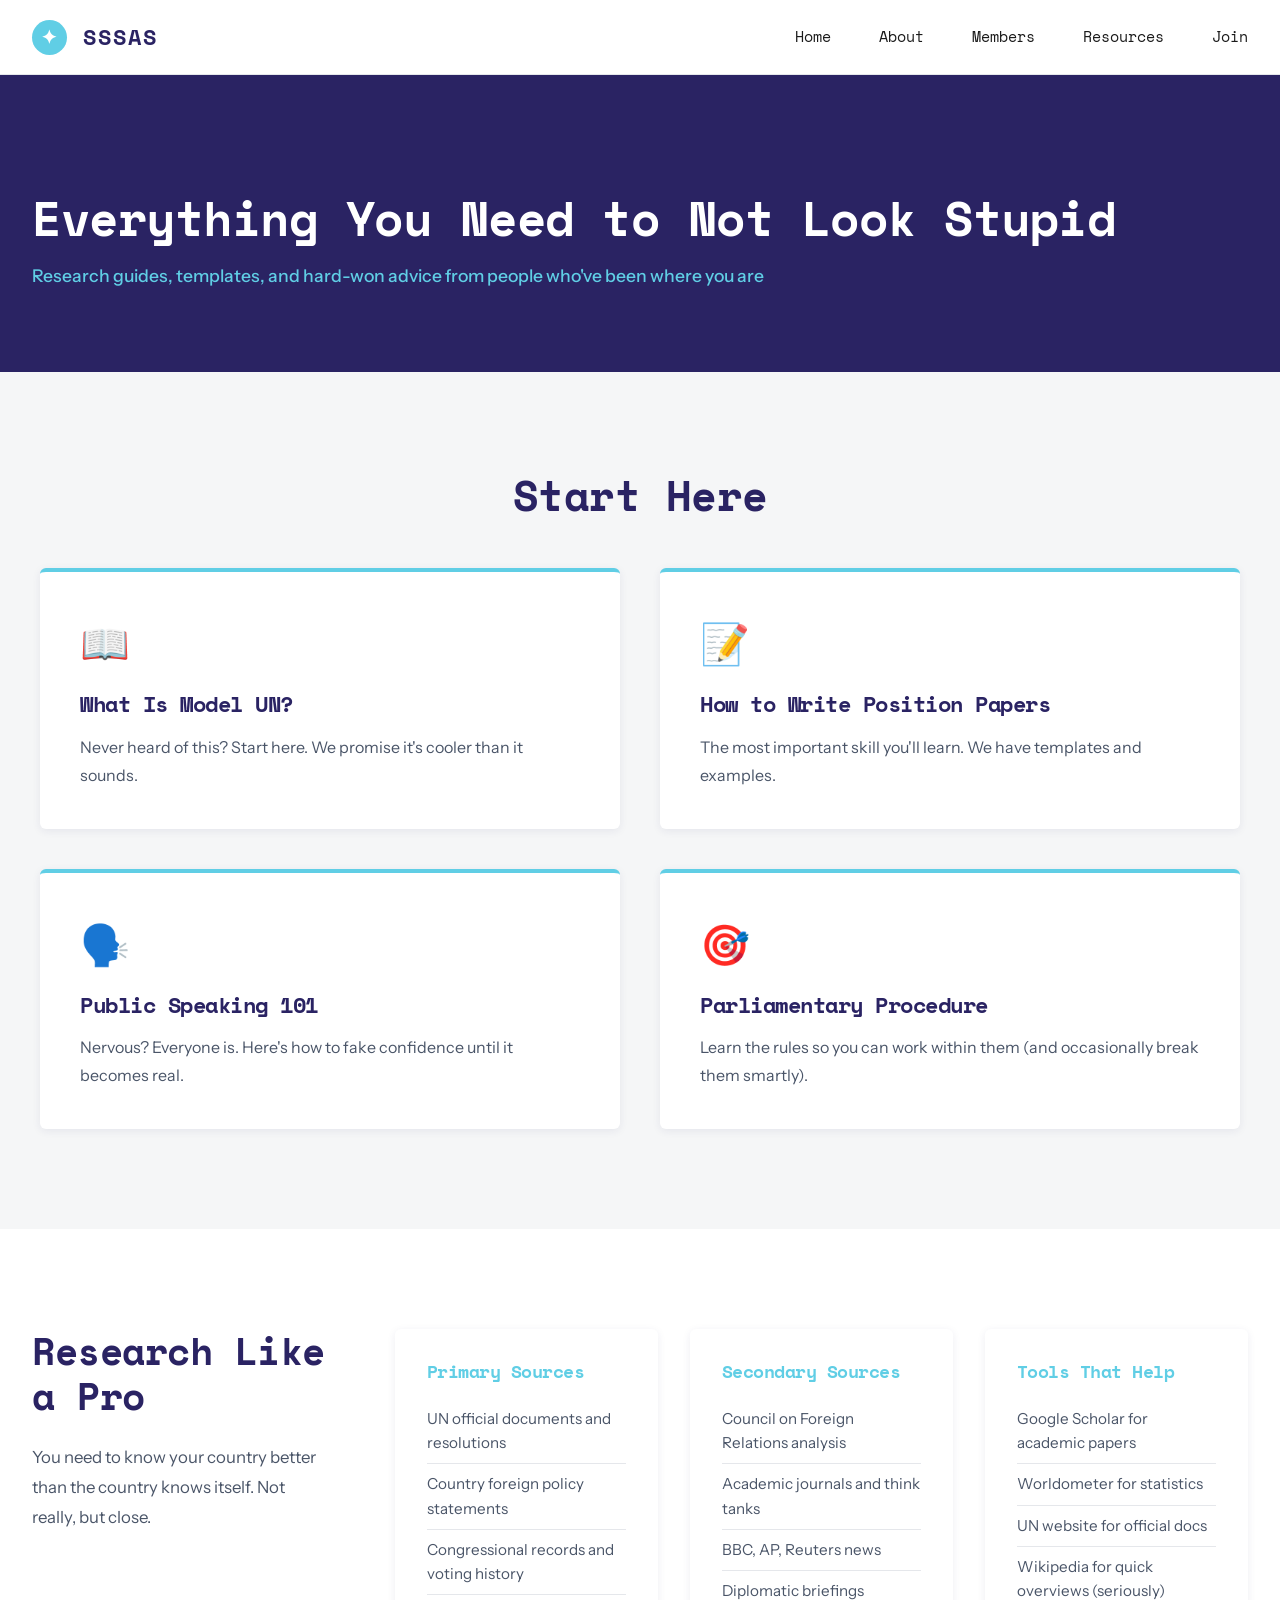
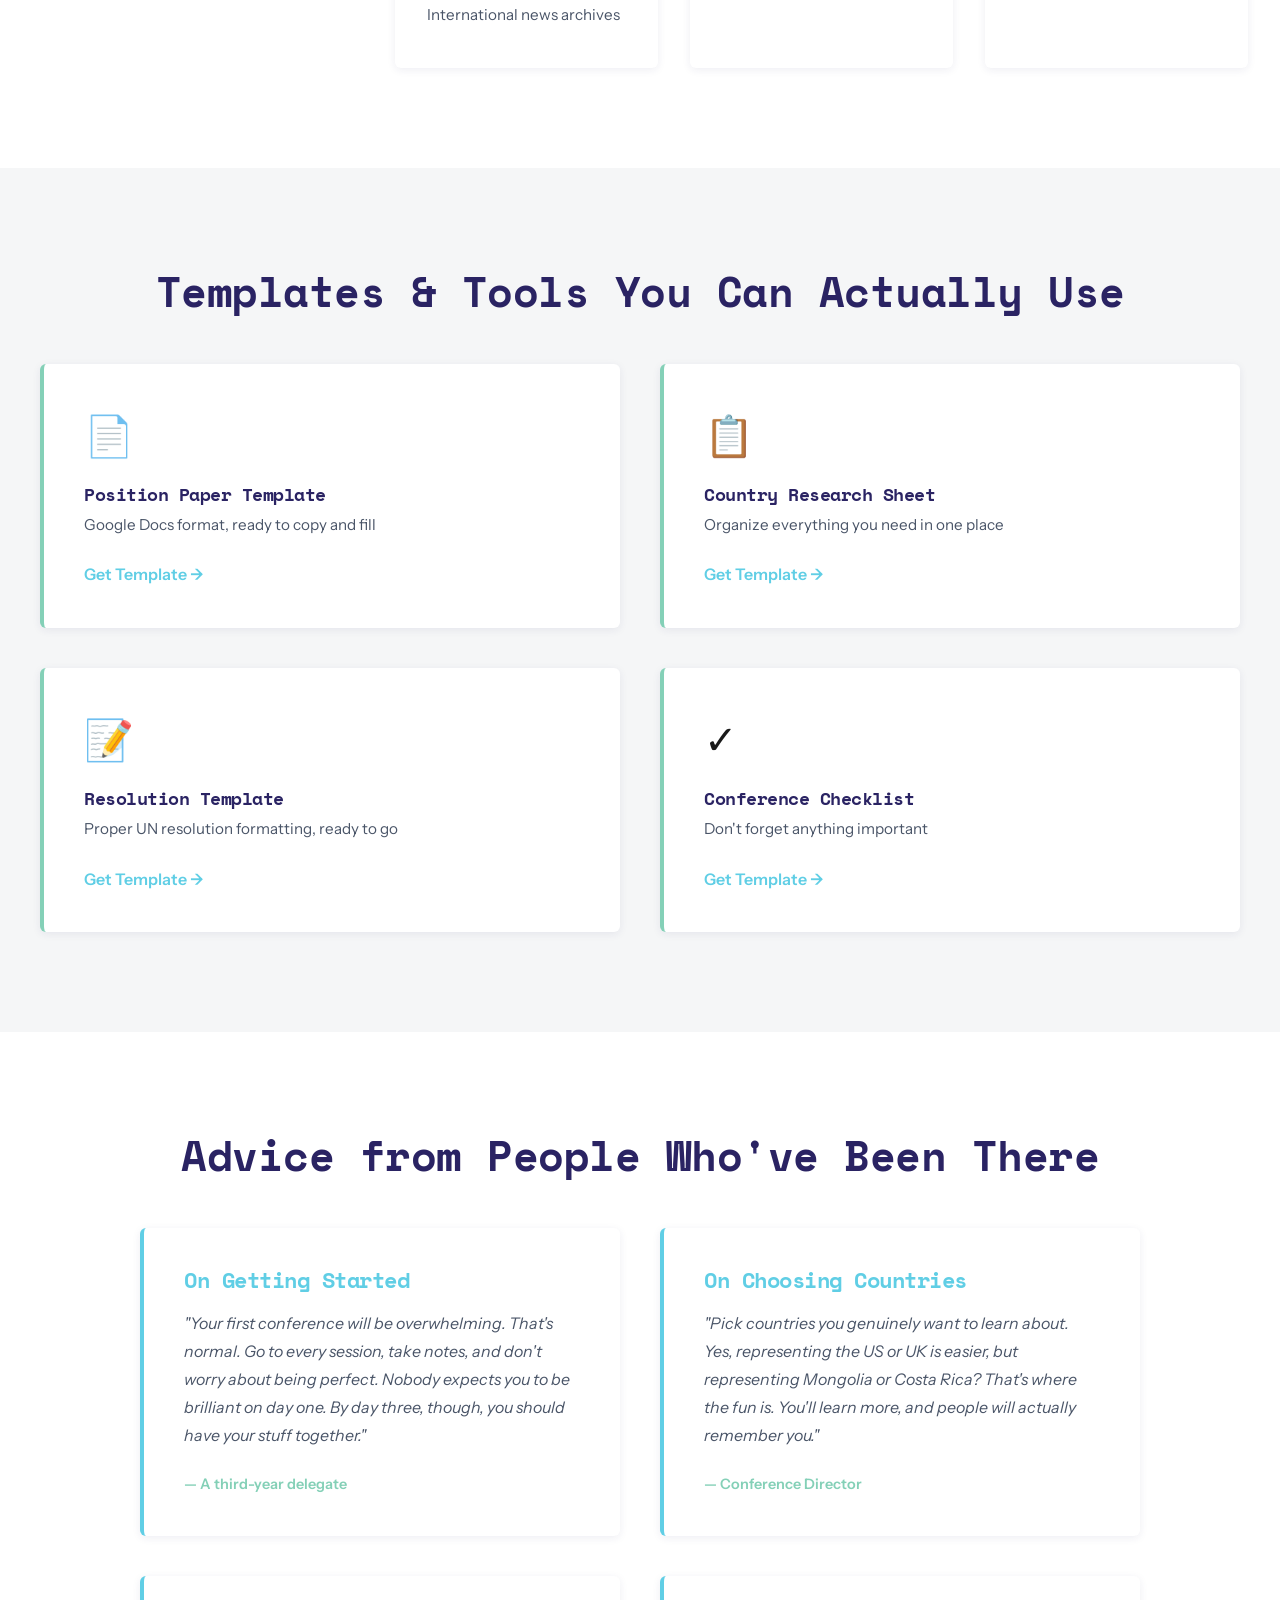
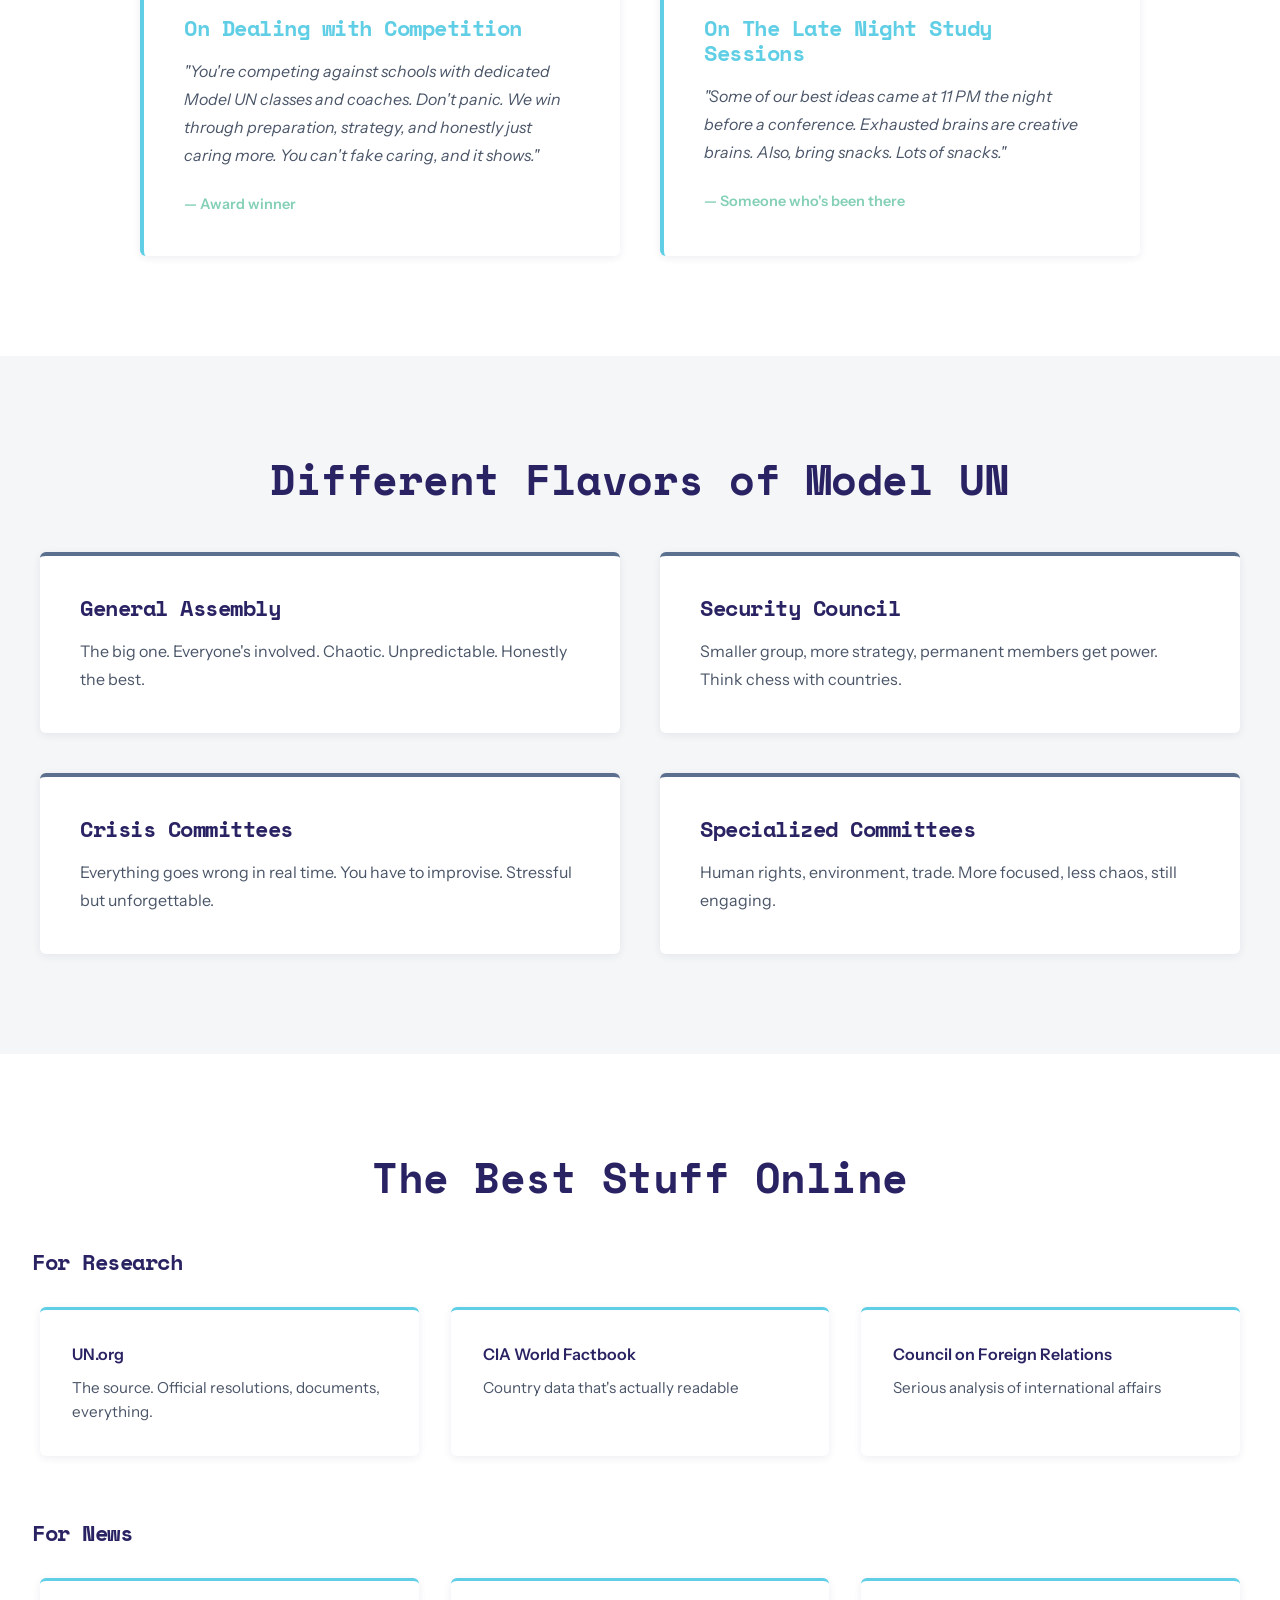
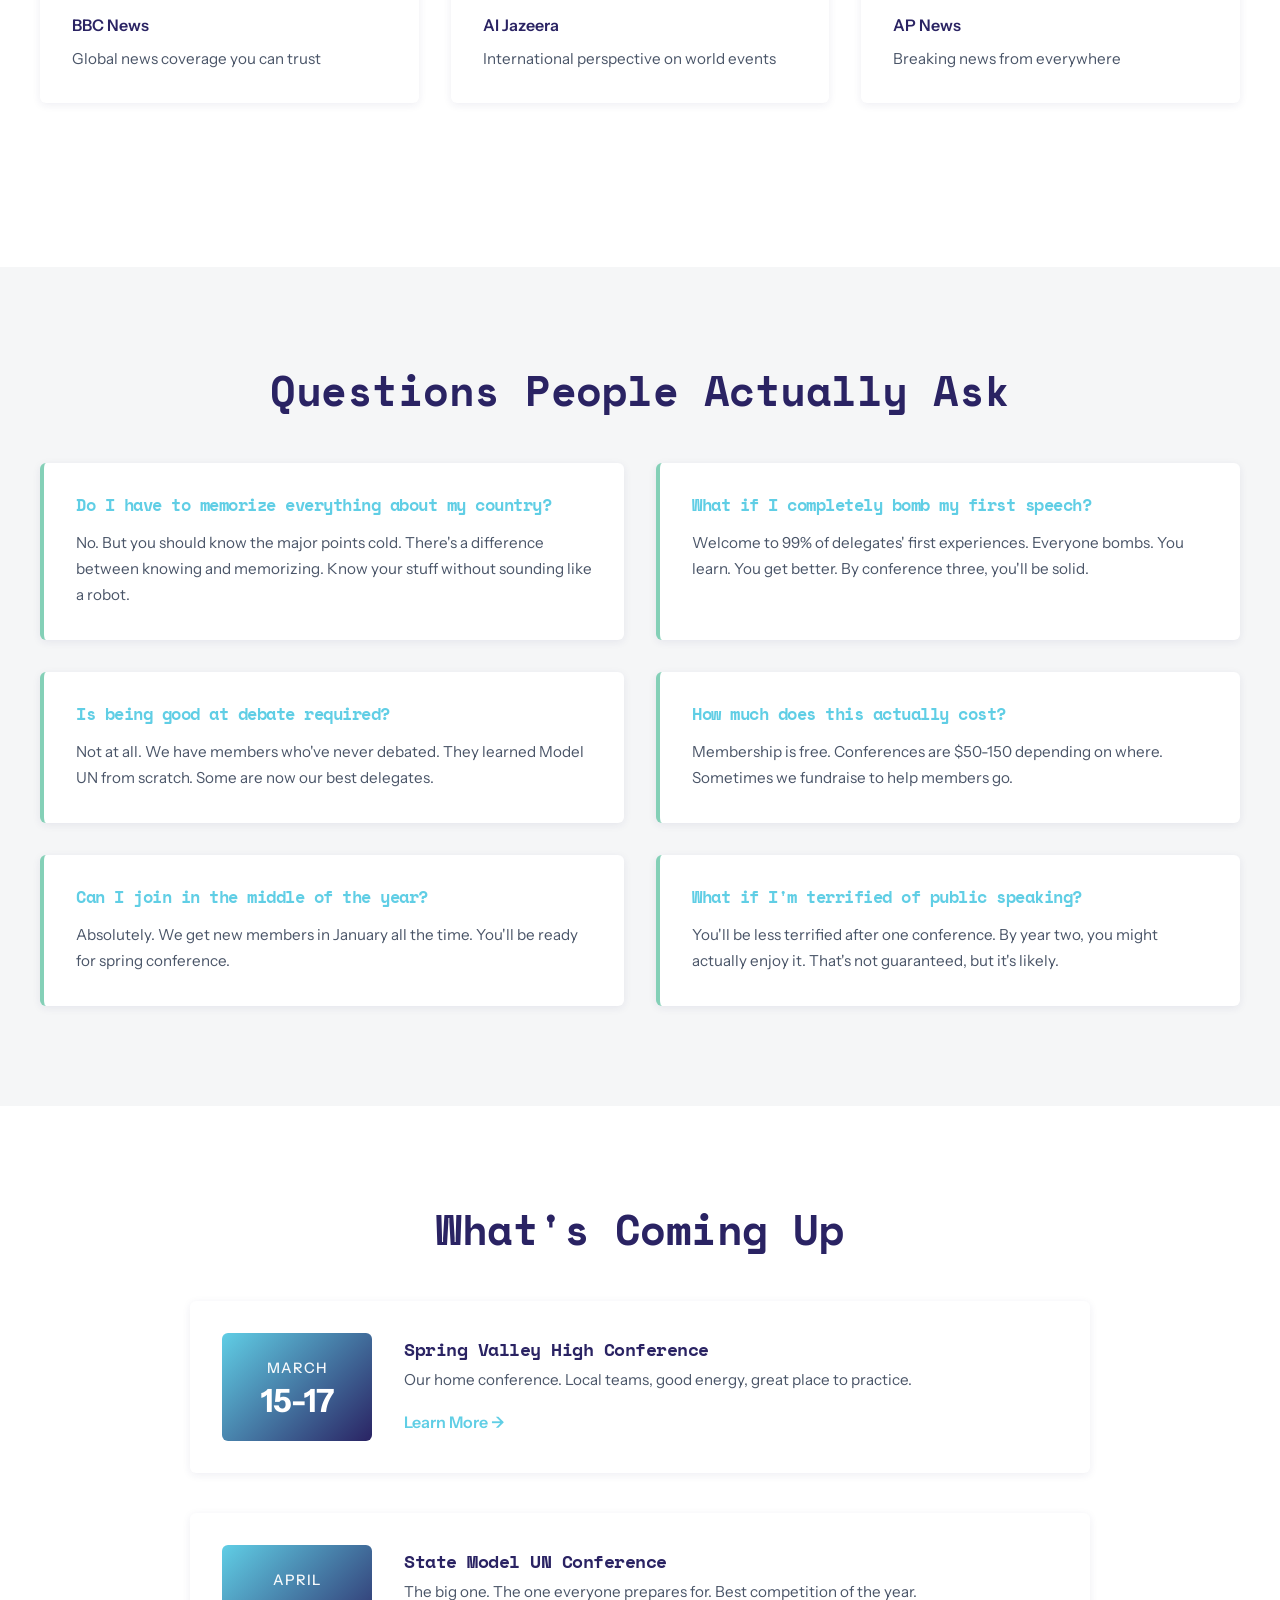
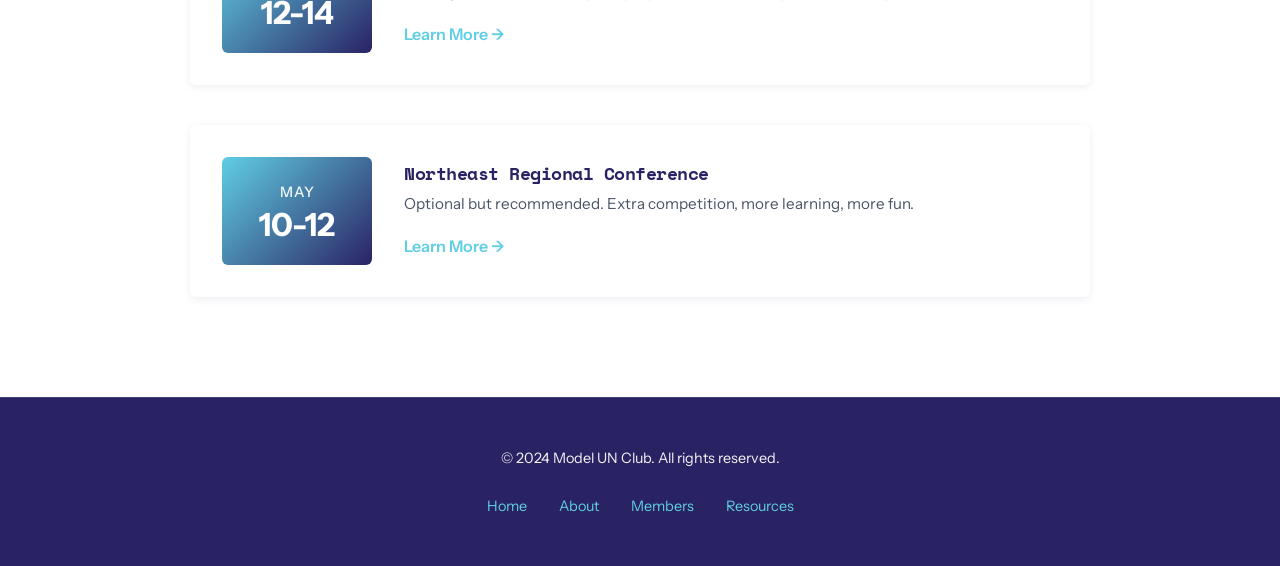
<file: resources.html>
<!DOCTYPE html>
<html lang="en">
<head>
    <meta charset="UTF-8">
    <meta name="viewport" content="width=device-width, initial-scale=1.0">
    <title>Resources - Model UN Club</title>
    <link rel="stylesheet" href="styles.css">
</head>
<body>


    <!-- Navigation Bar -->
    <nav class="navbar" id="navbar">
        <div class="nav-container">
            <div class="nav-logo">
                <div class="logo-symbol">✦</div>
                <span class="logo-text">SSSAS</span>
            </div>
            <ul class="nav-links" id="navLinks">
                <li><a href="index.html" class="nav-link" data-section="home">Home</a></li>
                <li><a href="about-club.html" class="nav-link" data-section="about-club">About</a></li>
                <li><a href="members.html" class="nav-link" data-section="members">Members</a></li>
                <li><a href="resources.html" class="nav-link active" data-section="resources">Resources</a></li>
                <li><a href="index.html#contact" class="nav-link" data-section="contact">Join</a></li>
            </ul>
            <div class="hamburger" id="hamburger">
                <span></span>
                <span></span>
                <span></span>
            </div>
        </div>
    </nav>

    <!-- Main Content -->
    <main>
        <!-- Page Header -->
        <section class="page-header-elite">
            <div class="header-elite-content">
                <h1>Everything You Need to Not Look Stupid</h1>
                <p>Research guides, templates, and hard-won advice from people who've been where you are</p>
            </div>
        </section>

        <!-- Quick Essentials -->
        <section class="section resources-essentials-section">
            <h2>Start Here</h2>
            <div class="essentials-grid">
                <div class="essential-card essential-1">
                    <div class="essential-icon">📖</div>
                    <h3>What Is Model UN?</h3>
                    <p>Never heard of this? Start here. We promise it's cooler than it sounds.</p>
                </div>
                <div class="essential-card essential-2">
                    <div class="essential-icon">📝</div>
                    <h3>How to Write Position Papers</h3>
                    <p>The most important skill you'll learn. We have templates and examples.</p>
                </div>
                <div class="essential-card essential-3">
                    <div class="essential-icon">🗣️</div>
                    <h3>Public Speaking 101</h3>
                    <p>Nervous? Everyone is. Here's how to fake confidence until it becomes real.</p>
                </div>
                <div class="essential-card essential-4">
                    <div class="essential-icon">🎯</div>
                    <h3>Parliamentary Procedure</h3>
                    <p>Learn the rules so you can work within them (and occasionally break them smartly).</p>
                </div>
            </div>
        </section>

        <!-- Research & Preparation -->
        <section class="section resources-prep-section">
            <div class="prep-split">
                <div class="prep-left">
                    <h2>Research Like a Pro</h2>
                    <p>You need to know your country better than the country knows itself. Not really, but close.</p>
                </div>
                <div class="prep-right">
                    <div class="prep-card">
                        <h3>Primary Sources</h3>
                        <ul>
                            <li>UN official documents and resolutions</li>
                            <li>Country foreign policy statements</li>
                            <li>Congressional records and voting history</li>
                            <li>International news archives</li>
                        </ul>
                    </div>
                    <div class="prep-card">
                        <h3>Secondary Sources</h3>
                        <ul>
                            <li>Council on Foreign Relations analysis</li>
                            <li>Academic journals and think tanks</li>
                            <li>BBC, AP, Reuters news</li>
                            <li>Diplomatic briefings</li>
                        </ul>
                    </div>
                    <div class="prep-card">
                        <h3>Tools That Help</h3>
                        <ul>
                            <li>Google Scholar for academic papers</li>
                            <li>Worldometer for statistics</li>
                            <li>UN website for official docs</li>
                            <li>Wikipedia for quick overviews (seriously)</li>
                        </ul>
                    </div>
                </div>
            </div>
        </section>

        <!-- Templates & Downloads -->
        <section class="section resources-templates-section">
            <h2>Templates & Tools You Can Actually Use</h2>
            <div class="templates-grid">
                <div class="template-card">
                    <span class="template-icon">📄</span>
                    <h4>Position Paper Template</h4>
                    <p>Google Docs format, ready to copy and fill</p>
                    <a href="#" class="template-link">Get Template →</a>
                </div>
                <div class="template-card">
                    <span class="template-icon">📋</span>
                    <h4>Country Research Sheet</h4>
                    <p>Organize everything you need in one place</p>
                    <a href="#" class="template-link">Get Template →</a>
                </div>
                <div class="template-card">
                    <span class="template-icon">📝</span>
                    <h4>Resolution Template</h4>
                    <p>Proper UN resolution formatting, ready to go</p>
                    <a href="#" class="template-link">Get Template →</a>
                </div>
                <div class="template-card">
                    <span class="template-icon">✓</span>
                    <h4>Conference Checklist</h4>
                    <p>Don't forget anything important</p>
                    <a href="#" class="template-link">Get Template →</a>
                </div>
            </div>
        </section>

        <!-- Advice from Veterans -->
        <section class="section resources-advice-section">
            <h2>Advice from People Who've Been There</h2>
            <div class="advice-column">
                <div class="advice-item advice-1">
                    <h3>On Getting Started</h3>
                    <p>"Your first conference will be overwhelming. That's normal. Go to every session, take notes, and don't worry about being perfect. Nobody expects you to be brilliant on day one. By day three, though, you should have your stuff together."</p>
                    <span class="advice-from">— A third-year delegate</span>
                </div>
                <div class="advice-item advice-2">
                    <h3>On Choosing Countries</h3>
                    <p>"Pick countries you genuinely want to learn about. Yes, representing the US or UK is easier, but representing Mongolia or Costa Rica? That's where the fun is. You'll learn more, and people will actually remember you."</p>
                    <span class="advice-from">— Conference Director</span>
                </div>
                <div class="advice-item advice-3">
                    <h3>On Dealing with Competition</h3>
                    <p>"You're competing against schools with dedicated Model UN classes and coaches. Don't panic. We win through preparation, strategy, and honestly just caring more. You can't fake caring, and it shows."</p>
                    <span class="advice-from">— Award winner</span>
                </div>
                <div class="advice-item advice-4">
                    <h3>On The Late Night Study Sessions</h3>
                    <p>"Some of our best ideas came at 11 PM the night before a conference. Exhausted brains are creative brains. Also, bring snacks. Lots of snacks."</p>
                    <span class="advice-from">— Someone who's been there</span>
                </div>
            </div>
        </section>

        <!-- Committees Overview -->
        <section class="section resources-committees-section">
            <h2>Different Flavors of Model UN</h2>
            <div class="committees-showcase">
                <div class="committee-showcase-card">
                    <h3>General Assembly</h3>
                    <p>The big one. Everyone's involved. Chaotic. Unpredictable. Honestly the best.</p>
                </div>
                <div class="committee-showcase-card">
                    <h3>Security Council</h3>
                    <p>Smaller group, more strategy, permanent members get power. Think chess with countries.</p>
                </div>
                <div class="committee-showcase-card">
                    <h3>Crisis Committees</h3>
                    <p>Everything goes wrong in real time. You have to improvise. Stressful but unforgettable.</p>
                </div>
                <div class="committee-showcase-card">
                    <h3>Specialized Committees</h3>
                    <p>Human rights, environment, trade. More focused, less chaos, still engaging.</p>
                </div>
            </div>
        </section>

        <!-- External Resources -->
        <section class="section resources-external-section">
            <h2>The Best Stuff Online</h2>
            <div class="external-category">
                <h3>For Research</h3>
                <div class="external-links-grid">
                    <a href="https://www.un.org" target="_blank" class="external-resource-link">
                        <span class="resource-name">UN.org</span>
                        <span class="resource-desc">The source. Official resolutions, documents, everything.</span>
                    </a>
                    <a href="https://www.cia.gov/the-world-factbook/" target="_blank" class="external-resource-link">
                        <span class="resource-name">CIA World Factbook</span>
                        <span class="resource-desc">Country data that's actually readable</span>
                    </a>
                    <a href="https://www.cfr.org" target="_blank" class="external-resource-link">
                        <span class="resource-name">Council on Foreign Relations</span>
                        <span class="resource-desc">Serious analysis of international affairs</span>
                    </a>
                </div>
            </div>
            <div class="external-category">
                <h3>For News</h3>
                <div class="external-links-grid">
                    <a href="https://www.bbc.com/news" target="_blank" class="external-resource-link">
                        <span class="resource-name">BBC News</span>
                        <span class="resource-desc">Global news coverage you can trust</span>
                    </a>
                    <a href="https://www.aljazeera.com" target="_blank" class="external-resource-link">
                        <span class="resource-name">Al Jazeera</span>
                        <span class="resource-desc">International perspective on world events</span>
                    </a>
                    <a href="https://apnews.com" target="_blank" class="external-resource-link">
                        <span class="resource-name">AP News</span>
                        <span class="resource-desc">Breaking news from everywhere</span>
                    </a>
                </div>
            </div>
        </section>

        <!-- FAQ -->
        <section class="section resources-faq-section">
            <h2>Questions People Actually Ask</h2>
            <div class="faq-grid">
                <div class="faq-card-elite">
                    <h4>Do I have to memorize everything about my country?</h4>
                    <p>No. But you should know the major points cold. There's a difference between knowing and memorizing. Know your stuff without sounding like a robot.</p>
                </div>
                <div class="faq-card-elite">
                    <h4>What if I completely bomb my first speech?</h4>
                    <p>Welcome to 99% of delegates' first experiences. Everyone bombs. You learn. You get better. By conference three, you'll be solid.</p>
                </div>
                <div class="faq-card-elite">
                    <h4>Is being good at debate required?</h4>
                    <p>Not at all. We have members who've never debated. They learned Model UN from scratch. Some are now our best delegates.</p>
                </div>
                <div class="faq-card-elite">
                    <h4>How much does this actually cost?</h4>
                    <p>Membership is free. Conferences are $50-150 depending on where. Sometimes we fundraise to help members go.</p>
                </div>
                <div class="faq-card-elite">
                    <h4>Can I join in the middle of the year?</h4>
                    <p>Absolutely. We get new members in January all the time. You'll be ready for spring conference.</p>
                </div>
                <div class="faq-card-elite">
                    <h4>What if I'm terrified of public speaking?</h4>
                    <p>You'll be less terrified after one conference. By year two, you might actually enjoy it. That's not guaranteed, but it's likely.</p>
                </div>
            </div>
        </section>

        <!-- Upcoming Events -->
        <section class="section resources-events-section">
            <h2>What's Coming Up</h2>
            <div class="events-timeline-elite">
                <div class="event-timeline-card">
                    <div class="event-timeline-date">
                        <span class="event-month">March</span>
                        <span class="event-day">15-17</span>
                    </div>
                    <div class="event-timeline-info">
                        <h4>Spring Valley High Conference</h4>
                        <p>Our home conference. Local teams, good energy, great place to practice.</p>
                        <a href="#" class="event-link">Learn More →</a>
                    </div>
                </div>
                <div class="event-timeline-card">
                    <div class="event-timeline-date">
                        <span class="event-month">April</span>
                        <span class="event-day">12-14</span>
                    </div>
                    <div class="event-timeline-info">
                        <h4>State Model UN Conference</h4>
                        <p>The big one. The one everyone prepares for. Best competition of the year.</p>
                        <a href="#" class="event-link">Learn More →</a>
                    </div>
                </div>
                <div class="event-timeline-card">
                    <div class="event-timeline-date">
                        <span class="event-month">May</span>
                        <span class="event-day">10-12</span>
                    </div>
                    <div class="event-timeline-info">
                        <h4>Northeast Regional Conference</h4>
                        <p>Optional but recommended. Extra competition, more learning, more fun.</p>
                        <a href="#" class="event-link">Learn More →</a>
                    </div>
                </div>
            </div>
        </section>
    </main>

    <!-- Footer -->
    <footer class="footer">
        <div class="footer-content">
            <p>&copy; 2024 Model UN Club. All rights reserved.</p>
            <div class="footer-links">
                <a href="index.html">Home</a>
                <a href="about-club.html">About</a>
                <a href="members.html">Members</a>
                <a href="resources.html">Resources</a>
            </div>
        </div>
    </footer>

    <script src="script.js"></script>
</body>
</html>
</file>
<file: styles.css>
/* ===== SSSAS MUN STYLE GUIDE IMPLEMENTATION ===== */
/* Colors, Fonts, and Branding per official style guide */
/* FIXED: All contrast issues resolved for accessibility */

@import url('https://fonts.googleapis.com/css2?family=Instrument+Sans:wght@400;500;600;700&family=Space+Mono:wght@400;700&display=swap');

:root {
    --primary-blue: #60cee5ff;
    --secondary-blue: #5b6f8eff;
    --secondary-purple: #2a2363ff;
    --tertiary-green: #84d0b7ff;
    --dark-text: #1a1a1a;
    --light-text: #ffffff;
    --bg-light: #f5f6f7;
    --bg-white: #ffffff;
    --gray-text: #4a5568;
    --light-gray: #e5e7eb;
    --shadow-subtle: 0 2px 8px rgba(42, 35, 99, 0.08);
    --shadow-medium: 0 8px 24px rgba(42, 35, 99, 0.12);
}

* {
    margin: 0;
    padding: 0;
    box-sizing: border-box;
}

html {
    scroll-behavior: smooth;
}

body {
    font-family: 'Instrument Sans', -apple-system, BlinkMacSystemFont, 'Segoe UI', 'Helvetica Neue', sans-serif;
    line-height: 1.6;
    color: var(--dark-text);
    background: var(--bg-light);
    overflow-x: hidden;
}

/* ===== TYPOGRAPHY ===== */
h1, h2, h3, h4, h5, h6 {
    font-family: 'Space Mono', monospace;
    line-height: 1.15;
    font-weight: 700;
    letter-spacing: -0.5px;
    color: var(--secondary-purple);
}

h1 { font-size: 3.5rem; }
h2 { font-size: 2.2rem; margin-bottom: 1.2rem; }
h3 { font-size: 1.35rem; }
h4 { font-size: 1.1rem; }

p {
    color: var(--gray-text);
    line-height: 1.75;
}

/* ===== NAVIGATION ===== */
.navbar {
    position: fixed;
    top: 0;
    width: 100%;
    background: var(--bg-white);
    backdrop-filter: blur(12px);
    border-bottom: 1px solid var(--light-gray);
    z-index: 1000;
    transition: all 0.3s cubic-bezier(0.4, 0, 0.2, 1);
}

.navbar.scrolled {
    box-shadow: var(--shadow-subtle);
    border-bottom-color: rgba(42, 35, 99, 0.1);
}

.nav-container {
    max-width: 1400px;
    margin: 0 auto;
    padding: 1.2rem 2rem;
    display: flex;
    justify-content: space-between;
    align-items: center;
}

.nav-logo {
    font-family: 'Space Mono', monospace;
    font-size: 1.4rem;
    letter-spacing: 2px;
    font-weight: 800;
    cursor: pointer;
    display: flex;
    align-items: center;
    gap: 0.5rem;
}

.logo-text {
    color: var(--secondary-purple);
}

.logo-accent {
    color: var(--tertiary-green);
}

.logo-symbol {
    width: 35px;
    height: 35px;
    background: var(--primary-blue);
    border-radius: 50%;
    display: flex;
    align-items: center;
    justify-content: center;
    color: white;
    font-weight: bold;
    font-size: 1.2rem;
    margin-right: 0.5rem;
}

.nav-links {
    display: flex;
    list-style: none;
    gap: 3rem;
}

.nav-link {
    font-family: 'Space Mono', monospace;
    text-decoration: none;
    color: var(--dark-text);
    font-weight: 500;
    font-size: 0.95rem;
    position: relative;
    cursor: pointer;
    transition: color 0.2s ease;
}

.nav-link::after {
    content: '';
    position: absolute;
    bottom: -4px;
    left: 0;
    width: 0;
    height: 2px;
    background: var(--primary-blue);
    transition: width 0.4s cubic-bezier(0.34, 1.56, 0.64, 1);
}

.nav-link:hover {
    color: var(--primary-blue);
}

.nav-link:hover::after,
.nav-link.active::after {
    width: 100%;
}

.hamburger {
    display: none;
    flex-direction: column;
    cursor: pointer;
    gap: 5px;
}

.hamburger span {
    width: 24px;
    height: 2.5px;
    background: var(--dark-text);
    transition: all 0.3s ease;
}

/* ===== MAIN CONTENT ===== */
main {
    margin-top: 70px;
}

/* MARK:BLOBS */
.blob {
    position: fixed;

    border-radius: 50%;
    opacity: .75;
    filter: blur(40px);
    z-index: 1;
    pointer-events: none;
    color:#1a1a1a;
    z-index: 2;
}

@keyframes float-blob-1 {
    0% {
        transform: translate(0px, 0px);
    }
    25% {
        transform: translate(100px, -50px);
    }
    50% {
        transform: translate(50px, 100px);
    }
    75% {
        transform: translate(-80px, 50px);
    }
    100% {
        transform: translate(0px, 0px);
    }
}

@keyframes float-blob-2 {
    0% {
        transform: translate(0px, 0px);
    }
    25% {
        transform: translate(-80px, 60px);
    }
    50% {
        transform: translate(-100px, -50px);
    }
    75% {
        transform: translate(60px, -80px);
    }
    100% {
        transform: translate(0px, 0px);
    }
}

@keyframes float-blob-3 {
    0% {
        transform: translate(0px, 0px);
    }
    25% {
        transform: translate(50px, 80px);
    }
    50% {
        transform: translate(-60px, -100px);
    }
    75% {
        transform: translate(100px, 40px);
    }
    100% {
        transform: translate(0px, 0px);
    }
}

.blob-1 {
    width: 400px;
    height: 400px;
    background: var(--primary-blue);
    animation: float-blob-1 15s infinite ease-in-out;
    top: 20%;
    left: 10%;
}

.blob-2 {
    width: 250px;
    height: 250px;
    background: var(--tertiary-green);
    animation: float-blob-2 20s infinite ease-in-out;
    top: 50%;
    right: 15%;
}

.blob-3 {
    width: 300px;
    height: 300px;
    background: var(--secondary-purple);
    animation: float-blob-3 18s infinite ease-in-out;
    bottom: 20%;
    left: 30%;
}

.section {
    scroll-margin-top: 80px;
}

/* MARK: HERO SECTION  */
.hero-section {
    background: var(--bg-light);
    padding: 100px 2rem 120px 2rem;
    position: relative;
    overflow: hidden;
    min-height: 80vh;
    display: flex;
    align-items: center;
    justify-content: center;
    
}

/* Interactive Hero Blobs
.hero-blob {
    position: absolute;
    border-radius: 50%;
    filter: blur(60px);
    opacity: 0.15;
    pointer-events: none;
    transition: none;
}

.hero-blob-1 {
    width: 350px;
    height: 350px;
    background: var(--primary-blue);
    top: 10%;
    left: 5%;
}

.hero-blob-2 {
    width: 280px;
    height: 280px;
    background: var(--tertiary-green);
    top: 40%;
    right: 10%;
}

.hero-blob-3 {
    width: 320px;
    height: 320px;
    background: var(--secondary-purple);
    bottom: 5%;
    left: 25%;
} */

.hero-grid {
    max-width: 1400px;
    margin: 0 auto;
    display: grid;
    grid-template-columns: 1fr;
    gap: 6rem;
    align-items: center;
    width: 100%;
    position: relative;
    z-index: 10;
    
}

.hero-content {
    z-index: 10;
    text-align: center;
}

.hero-title-large {
    font-size: 12rem;
    font-weight: 900;
    line-height: 0.9;
    letter-spacing: -4px;
    margin-bottom: 3rem;
    display: flex;
    flex-direction: column;
    gap: 0.1em;
    color: var(--primary-blue);
    word-spacing: -75px;
}

.hero-word {
    display: block;
    font-family: 'Space Mono', monospace;
    color: var(--primary-blue);
    position: relative;
    transition: all 0.4s cubic-bezier(0.34, 1.56, 0.64, 1);
    padding: 0.1em;
}

/* Individual word styling with solid blue color */
.saints-word {
    color: var(--primary-blue);
}

.saints-word:hover {
    filter: brightness(0.85);
    transform: scale(1.05);
}

.model-word {
    color: var(--primary-blue);
}

.model-word:hover {
    filter: brightness(0.85);
    transform: scale(1.05);
}

.un-word {
    color: var(--primary-blue);
    font-size: 1.2em;
}

.un-word:hover {
    filter: brightness(0.85);
    transform: scale(1.05);
}

/* TO ADD IMAGES INSIDE THE LETTERS */
/* Replace background-color with background-image on any .hero-word class */
/* Example for Saints word with an image: */
/* .saints-word {
    background-image: url('your-image-url-here.jpg');
    background-size: cover;
    background-position: center;
    background-clip: text;
    -webkit-background-clip: text;
    -webkit-text-fill-color: transparent;
    color: transparent;
} */

/* Alternative method using overlay */
.hero-word.with-image {
    background-size: cover;
    background-position: center;
    background-attachment: fixed;
    background-blend-mode: multiply;
}

.hero-subtitle {
    font-size: 1.15rem;
    color: var(--gray-text);
    margin-bottom: 2.5rem;
    line-height: 1.8;
    max-width: 100%;
}

.cta-button {
    background: var(--primary-blue);
    color: white;
    border: none;
    padding: 1.1rem 2rem;
    font-size: 0.95rem;
    font-weight: 600;
    border-radius: 4px;
    cursor: pointer;
    transition: all 0.3s cubic-bezier(0.34, 1.56, 0.64, 1);
    position: relative;
    letter-spacing: 0.3px;
    overflow: hidden;
}

/* MARK: FEATURES SECTION ===== */
.features-section {
    background: var(--bg-white);
    padding: 140px 2rem;
    position: relative;
    z-index: 5;
}
 
.features-header {
    margin-bottom: 4rem;
    max-width: 1400px;
    margin-left: auto;
    margin-right: auto;
}
 
.features-header h2 {
    font-size: 2.6rem;
    margin-bottom: 0.8rem;
    color: var(--secondary-purple);
}
 
.features-header p {
    font-size: 1.05rem;
    color: var(--gray-text);
}
 
.features-asymmetry {
    max-width: 1400px;
    margin: 0 auto;
    display: grid;
    grid-template-columns: repeat(2, 1fr);
    gap: 2.5rem;
    grid-auto-rows: auto;
}
 
.feature-card {
    background: white;
    padding: 2.5rem;
    border-radius: 6px;
    border-left: 4px solid var(--primary-blue);
    box-shadow: 0 4px 12px rgba(42, 35, 99, 0.08);
    transition: all 0.4s cubic-bezier(0.34, 1.56, 0.64, 1);
    position: relative;
    overflow: visible;
    cursor: pointer;
   
    opacity: 1 !important;
    visibility: visible !important;
    transform: none !important; 
}
 
.feature-card.feature-tall {
    grid-row: span 2;
}
 
.feature-icon {
    font-size: 2.5rem;
    margin-bottom: 1.2rem;
    display: inline-block;
}
 
.feature-card h3 {
    color: var(--secondary-purple);
    margin-bottom: 1rem;
    position: relative;
    z-index: 1;
}
 
.feature-card p {
    color: var(--gray-text);
    position: relative;
    z-index: 1;
    line-height: 1.8;
}
 
.feature-card:hover {
    transform: translateY(-12px);
    box-shadow: 0 20px 40px rgba(42, 35, 99, 0.16);
}

/* MARK: SERVICES SECTION ===== */
.services-section {
    background: var(--secondary-purple);
    position: relative;
    z-index: 5;
    color: white;
    padding: 120px 2rem;
}

.services-split {
    max-width: 1400px;
    margin: 0 auto;
    display: grid;
    grid-template-columns: 0.35fr 1fr;
    gap: 4rem;
    align-items: start;
}

.services-left {
    position: sticky;
    top: 150px;
}

.services-left h2 {
    color: white;
    margin-bottom: 1rem;
    font-size: 2.4rem;
}

.services-intro {
    color: var(--primary-blue);
    font-size: 1rem;
    font-weight: 500;
    letter-spacing: 1px;
}

.services-right {
    display: flex;
    flex-direction: column;
    gap: 2.5rem;
}

.service-block {
    background: rgba(255, 255, 255, 0.08);
    padding: 2rem;
    border-left: 3px solid var(--primary-blue);
    border-radius: 4px;
    backdrop-filter: blur(10px);
    transition: all 0.4s ease;
    position: relative;
    overflow: hidden;
}

.service-block::after {
    content: '';
    position: absolute;
    top: 0;
    left: 0;
    width: 100%;
    height: 1px;
    background: linear-gradient(90deg, transparent, var(--primary-blue), transparent);
    opacity: 0;
    transition: opacity 0.3s ease;
}

.service-block:hover::after {
    opacity: 1;
}

.service-block:hover {
    background: rgba(96, 206, 229, 0.12);
    padding-left: 2.5rem;
}

.service-num {
    display: inline-block;
    font-size: 3rem;
    font-weight: 800;
    color: var(--primary-blue);
    opacity: 0.3;
    margin-bottom: 0.5rem;
    line-height: 1;
    z-index: 5;
}

.service-block h3 {
    color: white;
    margin-bottom: 0.8rem;
    margin-top: 0.5rem;
}

.service-block p {
    color: rgba(255, 255, 255, 0.95);
}

/* MARK: ABOUT SECTION ===== */
.about-section {
    background: var(--bg-white);
    position: relative;
    z-index: 5;
    padding: 120px 2rem;
    z-index: 10;
    
}

.about-asymmetry {
    max-width: 1400px;
    margin: 0 auto;
    display: grid;
    grid-template-columns: 1fr 1fr;
    gap: 5rem;
    align-items: start;
}

.about-text h2 {
    color: var(--secondary-purple);
    margin-bottom: 1.5rem;
    font-size: 2.4rem;
}

.about-text p {
    margin-bottom: 1.5rem;
    line-height: 1.8;
    font-size: 1.05rem;
    color: var(--gray-text);
}

.about-stats-staggered {
    display: grid;
    grid-template-columns: 1fr 1fr;
    gap: 1.5rem;
    align-content: start;
}

.stat-callout {
    background: white;
    padding: 3rem 2rem;
    border-radius: 6px;
    box-shadow: var(--shadow-subtle);
    text-align: center;
    grid-column: 1 / -1;
    border-top: 4px solid var(--primary-blue);
    z-index: 15;
}

.stat-primary {
    padding: 4rem 2rem;
}

.stat-number {
    font-size: 3.5rem;
    font-weight: 800;
    color: var(--primary-blue);
    line-height: 1;
    margin-bottom: 0.5rem;
}

.stat-label {
    font-size: 1rem;
    color: var(--gray-text);
    font-weight: 500;
    text-transform: uppercase;
    letter-spacing: 1px;
}

.stat-box {
    background: white;
    padding: 1.5rem;
    border-radius: 6px;
    box-shadow: var(--shadow-subtle);
    text-align: center;
    border-left: 4px solid var(--tertiary-green);
    z-index: 15;
}

.stat-mini {
    font-size: 0.95rem;
    color: var(--secondary-purple);
    font-weight: 600;
}

/* MARK: CONTACT SECTION ===== */
.contact-section {
    background: var(--secondary-purple);
    position: relative;
    z-index: 5;
    color: white;
    padding: 100px 2rem 80px 2rem;
}

.contact-wrapper {
    max-width: 800px;
    margin: 0 auto;
}

.contact-intro {
    margin-bottom: 3rem;
    text-align: left;
}

.contact-intro h2 {
    color: white;
    margin-bottom: 1rem;
}

.contact-intro p {
    color: var(--primary-blue);
    font-size: 1.05rem;
}

.contact-form {
    display: flex;
    flex-direction: column;
    gap: 1.5rem;
}

.form-group {
    display: flex;
    flex-direction: column;
}

.form-group input,
.form-group textarea {
    padding: 1rem;
    border: 1px solid rgba(255, 255, 255, 0.3);
    border-radius: 4px;
    font-size: 0.95rem;
    font-family: inherit;
    background: rgba(255, 255, 255, 0.08);
    color: white;
    transition: all 0.3s ease;
    backdrop-filter: blur(10px);
}

.form-group input::placeholder,
.form-group textarea::placeholder {
    color: rgba(255, 255, 255, 0.8);
}

.form-group input:focus,
.form-group textarea:focus {
    outline: none;
    border-color: var(--primary-blue);
    background: rgba(255, 255, 255, 0.12);
    box-shadow: 0 0 0 3px rgba(96, 206, 229, 0.15);
}

.contact-form .cta-button {
    margin-top: 0.5rem;
    align-self: flex-start;
}

/* ===== FOOTER ===== */
.footer {
    background: var(--secondary-purple);
    position: relative;
    z-index: 5;
    color: white;
    padding: 3rem 2rem;
    text-align: center;
    border-top: 1px solid rgba(255, 255, 255, 0.1);
}

.footer-content {
    max-width: 1400px;
    margin: 0 auto;
}

.footer-content p {
    color: rgba(255, 255, 255, 0.95);
    margin-bottom: 1.5rem;
    font-size: 0.9rem;
}

.footer-links {
    display: flex;
    justify-content: center;
    gap: 2rem;
    flex-wrap: wrap;
}

.footer-links a {
    color: var(--primary-blue);
    text-decoration: none;
    font-size: 0.9rem;
    transition: color 0.3s ease;
    position: relative;
}

.footer-links a::after {
    content: '';
    position: absolute;
    bottom: -4px;
    left: 0;
    width: 0;
    height: 1px;
    background: var(--primary-blue);
    transition: width 0.3s ease;
}

.footer-links a:hover {
    color: white;
}

.footer-links a:hover::after {
    width: 100%;
}

/* ===== PAGE HEADERS ===== */
.page-header-elite {
    background: var(--secondary-purple);
    color: white;
    padding: 120px 2rem 80px 2rem;
    margin-top: 70px;
}

.header-elite-content {
    max-width: 1400px;
    margin: 0 auto;
}

.header-elite-content h1 {
    color: white;
    margin-bottom: 1rem;
    font-size: 3rem;
}

.header-elite-content p {
    color: var(--primary-blue);
    font-size: 1.1rem;
    font-weight: 500;
}

/* MARK: MISSION SECTION */
.mission-elite-section {
    background: var(--bg-light);
    padding: 100px 2rem;
}

.mission-elite-container {
    max-width: 1400px;
    margin: 0 auto;
    display: grid;
    grid-template-columns: 1.2fr 1fr;
    gap: 4rem;
    align-items: center;
}

.mission-block-primary {
    grid-column: 1;
}

.mission-block-primary h2 {
    font-size: 2.8rem;
    margin-bottom: 1.5rem;
    color: var(--secondary-purple);
}

.mission-block-primary p {
    font-size: 1.15rem;
    line-height: 1.8;
    color: var(--gray-text);
}

.mission-block-secondary {
    background: white;
    padding: 3rem;
    border-radius: 6px;
    box-shadow: var(--shadow-subtle);
    border-left: 4px solid var(--primary-blue);
    grid-column: 2;
    grid-row: 1 / 3;
    height: fit-content;
}

.mission-block-secondary h3 {
    color: var(--primary-blue);
    margin-bottom: 1rem;
}

.mission-block-secondary p {
    font-size: 1rem;
    line-height: 1.8;
    color: var(--gray-text);
}

/* ===== TIMELINE ===== */
.timeline-elite-section {
    background: var(--bg-white);
    padding: 120px 2rem;
}

.timeline-elite-section h2 {
    text-align: center;
    margin-bottom: 4rem;
    font-size: 2.6rem;
    color: var(--secondary-purple);
}

.timeline-elite {
    max-width: 1200px;
    margin: 0 auto;
    display: grid;
    grid-template-columns: 1fr;
    gap: 2.5rem;
}

.timeline-elite-item {
    display: grid;
    grid-template-columns: 180px 1fr;
    gap: 2rem;
    align-items: flex-start;
}

.timeline-year {
    font-size: 1.8rem;
    font-weight: 800;
    color: var(--primary-blue);
}

.timeline-elite-content {
    background: white;
    padding: 2rem;
    border-radius: 6px;
    box-shadow: var(--shadow-subtle);
    border-top: 3px solid var(--tertiary-green);
}

.timeline-elite-content h3 {
    margin-bottom: 0.8rem;
    color: var(--secondary-purple);
}

.timeline-elite-content p {
    color: var(--gray-text);
}

/* ===== ACTIVITIES ===== */
.activities-elite-section {
    background: var(--bg-light);
    padding: 120px 2rem;
}

.activities-elite-section h2 {
    text-align: center;
    margin-bottom: 4rem;
    color: var(--secondary-purple);
}

.activities-elite-grid {
    max-width: 1400px;
    margin: 0 auto;
    display: grid;
    grid-template-columns: repeat(2, 1fr);
    gap: 2rem;
}

.activity-elite-card {
    background: white;
    padding: 2.5rem;
    border-radius: 6px;
    box-shadow: var(--shadow-subtle);
    transition: all 0.4s cubic-bezier(0.34, 1.56, 0.64, 1);
}

.activity-elite-card h3 {
    color: var(--primary-blue);
    margin-bottom: 1rem;
}

.activity-elite-card p {
    color: var(--gray-text);
    line-height: 1.8;
}

.activity-elite-card:hover {
    transform: translateY(-8px);
    box-shadow: var(--shadow-medium);
}

.activity-elite-1 {
    border-left: 4px solid var(--primary-blue);
}

.activity-elite-2 {
    border-left: 4px solid var(--tertiary-green);
}

.activity-elite-3 {
    border-left: 4px solid var(--secondary-blue);
}

.activity-elite-4 {
    border-left: 4px solid var(--primary-blue);
}

/* MARK: REASONS  */
.elite-reasons-section {
    background: var(--secondary-purple);
    color: white;
    padding: 100px 2rem;
}

.reasons-content {
    max-width: 1400px;
    margin: 0 auto;
    display: grid;
    grid-template-columns: 0.3fr 1fr;
    gap: 4rem;
    align-items: start;
}

.reasons-left h2 {
    color: white;
    font-size: 2.4rem;
}

.reasons-right {
    display: flex;
    flex-direction: column;
    gap: 2rem;
}

.reason-item {
    display: grid;
    grid-template-columns: 60px 1fr;
    gap: 1.5rem;
    align-items: start;
}

.reason-num {
    font-size: 2.5rem;
    font-weight: 800;
    color: var(--primary-blue);
    line-height: 1;
}

.reason-item p {
    color: rgba(255, 255, 255, 0.95);
    font-size: 1.05rem;
    line-height: 1.8;
}

/* MARK: LEADERSHIP ===== */
.leadership-elite-section {
    background: var(--bg-light);
    padding: 100px 2rem;
}

.leadership-elite-section h2 {
    margin-bottom: 3rem;
    text-align: center;
    color: var(--secondary-purple);
}

.leadership-elite-grid {
    max-width: 1200px;
    margin: 0 auto;
    display: grid;
    grid-template-columns: repeat(2, 1fr);
    gap: 2rem;
}

.leadership-elite-card {
    background: white;
    padding: 2.5rem;
    border-radius: 6px;
    box-shadow: var(--shadow-subtle);
    border-top: 3px solid var(--primary-blue);
}

.role-title {
    font-size: 1.3rem;
    font-weight: 700;
    color: var(--primary-blue);
    margin-bottom: 1rem;
}

.leadership-elite-card p {
    color: var(--gray-text);
}

/* ===== STATS ===== */
.stats-elite-section {
    background: var(--bg-white);
    padding: 80px 2rem;
}

.stats-elite-grid {
    max-width: 1200px;
    margin: 0 auto;
    display: grid;
    grid-template-columns: repeat(4, 1fr);
    gap: 2rem;
}

.stat-elite-item {
    background: white;
    padding: 2rem;
    border-radius: 6px;
    text-align: center;
    box-shadow: var(--shadow-subtle);
    border-top: 4px solid var(--primary-blue);
}

.stat-elite-number {
    font-size: 2.5rem;
    font-weight: 800;
    color: var(--primary-blue);
    line-height: 1;
    margin-bottom: 0.5rem;
}

.stat-elite-item p {
    color: var(--gray-text);
    font-size: 0.95rem;
    font-weight: 500;
}

/* ===== CTA ===== */
.cta-elite-section {
    background: var(--secondary-purple);
    color: white;
    padding: 100px 2rem;
    text-align: center;
}

.cta-elite-section h2 {
    color: white;
    margin-bottom: 1rem;
}

.cta-elite-section p {
    color: rgba(255, 255, 255, 0.95);
    font-size: 1.05rem;
    margin-bottom: 2rem;
    max-width: 600px;
    margin-left: auto;
    margin-right: auto;
}

/* ===== MEMBERS PAGE ===== */
.members-leadership-section {
    background: var(--bg-light);
    padding: 100px 2rem;
}

.members-leadership-section h2 {
    text-align: center;
    margin-bottom: 1rem;
    font-size: 2.6rem;
    color: var(--secondary-purple);
}

.section-subtitle {
    text-align: center;
    color: var(--gray-text);
    font-size: 1.05rem;
    margin-bottom: 4rem;
    max-width: 600px;
    margin-left: auto;
    margin-right: auto;
}

.leadership-elite-showcase {
    max-width: 1200px;
    margin: 0 auto;
    display: grid;
    grid-template-columns: repeat(2, 1fr);
    gap: 2.5rem;
}

.leader-card {
    background: white;
    padding: 2.5rem;
    border-radius: 6px;
    box-shadow: var(--shadow-subtle);
    border-top: 4px solid var(--primary-blue);
    transition: all 0.4s cubic-bezier(0.34, 1.56, 0.64, 1);
    text-align: center;
    position: relative;
    overflow: hidden;
}

.leader-card::before {
    content: '';
    position: absolute;
    top: -50%;
    right: -50%;
    width: 200px;
    height: 200px;
    background: var(--primary-blue);
    opacity: 0.02;
    border-radius: 50%;
    transition: all 0.6s ease;
}

.leader-card:hover::before {
    top: 50%;
    right: 50%;
    transform: translate(50%, -50%);
}

.leader-card:hover {
    transform: translateY(-8px);
    box-shadow: var(--shadow-medium);
}

.leader-icon {
    font-size: 3rem;
    margin-bottom: 1rem;
}

.leader-card h3 {
    color: var(--secondary-purple);
    margin-bottom: 0.5rem;
    position: relative;
    z-index: 1;
}

.leader-role {
    color: var(--primary-blue);
    font-weight: 600;
    font-size: 0.9rem;
    margin-bottom: 1rem;
}

.leader-desc {
    color: var(--gray-text);
    font-size: 0.95rem;
    line-height: 1.6;
    position: relative;
    z-index: 1;
}

/* MARK: MEMBERS DIRECTORY ===== */
.members-directory-section {
    background: var(--bg-white);
    padding: 100px 2rem;
}

.directory-header {
    max-width: 1400px;
    margin: 0 auto 4rem;
}

.directory-header h2 {
    text-align: center;
    margin-bottom: 2rem;
    font-size: 2.6rem;
    color: var(--secondary-purple);
}

.filter-elite {
    display: flex;
    justify-content: center;
    gap: 1rem;
    flex-wrap: wrap;
}

.filter-elite-btn {
    background: white;
    color: var(--dark-text);
    border: 2px solid var(--light-gray);
    padding: 0.8rem 1.8rem;
    border-radius: 4px;
    cursor: pointer;
    font-weight: 500;
    font-size: 0.95rem;
    transition: all 0.3s ease;
}

.filter-elite-btn:hover {
    border-color: var(--primary-blue);
    color: var(--primary-blue);
}

.filter-elite-btn.active {
    background: var(--primary-blue);
    color: white;
    border-color: var(--primary-blue);
}

.members-gallery {
    max-width: 1400px;
    margin: 0 auto;
    display: grid;
    grid-template-columns: repeat(auto-fill, minmax(200px, 1fr));
    gap: 1.5rem;
}

.member-gallery-card {
    background: white;
    padding: 1.8rem;
    border-radius: 6px;
    text-align: center;
    box-shadow: var(--shadow-subtle);
    border-left: 3px solid var(--primary-blue);
    transition: all 0.3s cubic-bezier(0.34, 1.56, 0.64, 1);
    cursor: pointer;
}

.member-avatar {
    font-size: 2.5rem;
    margin-bottom: 0.8rem;
}

.member-gallery-card h4 {
    color: var(--secondary-purple);
    margin-bottom: 0.5rem;
    font-size: 1rem;
}

.member-year {
    color: var(--gray-text);
    font-size: 0.85rem;
}

.member-gallery-card:hover {
    transform: translateY(-6px) scale(1.02);
    box-shadow: var(--shadow-medium);
}

/* MARK: JOIN SECTION */
.join-elite-section {
    background: var(--bg-light);
    padding: 100px 2rem;
}

.join-elite-section h2 {
    text-align: center;
    margin-bottom: 4rem;
    font-size: 2.6rem;
    color: var(--secondary-purple);
}

.join-elite-grid {
    max-width: 1200px;
    margin: 0 auto;
    display: grid;
    grid-template-columns: repeat(3, 1fr);
    gap: 2.5rem;
}

.join-elite-card {
    background: white;
    padding: 2.5rem;
    border-radius: 6px;
    box-shadow: var(--shadow-subtle);
    border-top: 4px solid var(--tertiary-green);
}

.join-elite-card h3 {
    color: var(--secondary-purple);
    margin-bottom: 1rem;
}

.join-elite-card p {
    color: var(--gray-text);
    line-height: 1.7;
}

/* ===== RESOURCES PAGE ===== */
.resources-essentials-section {
    background: var(--bg-light);
    padding: 100px 2rem;
}

.resources-essentials-section h2 {
    text-align: center;
    margin-bottom: 3rem;
    font-size: 2.6rem;
    color: var(--secondary-purple);
}

.essentials-grid {
    max-width: 1200px;
    margin: 0 auto;
    display: grid;
    grid-template-columns: repeat(2, 1fr);
    gap: 2.5rem;
}

.essential-card {
    background: white;
    padding: 2.5rem;
    border-radius: 6px;
    box-shadow: var(--shadow-subtle);
    border-top: 4px solid var(--primary-blue);
    transition: all 0.4s cubic-bezier(0.34, 1.56, 0.64, 1);
}

.essential-icon {
    font-size: 2.5rem;
    margin-bottom: 1rem;
    display: inline-block;
}

.essential-card h3 {
    color: var(--secondary-purple);
    margin-bottom: 1rem;
}

.essential-card p {
    color: var(--gray-text);
}

.essential-card:hover {
    transform: translateY(-8px);
    box-shadow: var(--shadow-medium);
}

/* MARK: PREP SECTION  */
.resources-prep-section {
    background: var(--bg-white);
    padding: 100px 2rem;
}

.prep-split {
    max-width: 1400px;
    margin: 0 auto;
    display: grid;
    grid-template-columns: 0.35fr 1fr;
    gap: 4rem;
    align-items: start;
}

.prep-left h2 {
    font-size: 2.4rem;
    margin-bottom: 1.5rem;
    color: var(--secondary-purple);
}

.prep-left p {
    font-size: 1.05rem;
    line-height: 1.8;
    color: var(--gray-text);
}

.prep-right {
    display: grid;
    grid-template-columns: repeat(auto-fit, minmax(250px, 1fr));
    gap: 2rem;
}

.prep-card {
    background: white;
    padding: 2rem;
    border-radius: 6px;
    box-shadow: var(--shadow-subtle);
}

.prep-card h3 {
    color: var(--primary-blue);
    margin-bottom: 1rem;
    font-size: 1.15rem;
}

.prep-card ul {
    list-style: none;
    color: var(--gray-text);
}

.prep-card li {
    padding: 0.5rem 0;
    border-bottom: 1px solid var(--light-gray);
    font-size: 0.95rem;
}

.prep-card li:last-child {
    border-bottom: none;
}

/* MARK: TEMPLATES ===== */
.resources-templates-section {
    background: var(--bg-light);
    padding: 100px 2rem;
}

.resources-templates-section h2 {
    text-align: center;
    margin-bottom: 3rem;
    font-size: 2.6rem;
    color: var(--secondary-purple);
}

.templates-grid {
    max-width: 1200px;
    margin: 0 auto;
    display: grid;
    grid-template-columns: repeat(2, 1fr);
    gap: 2.5rem;
}

.template-card {
    background: white;
    padding: 2.5rem;
    border-radius: 6px;
    box-shadow: var(--shadow-subtle);
    border-left: 4px solid var(--tertiary-green);
    transition: all 0.4s ease;
}

.template-icon {
    font-size: 2.5rem;
    display: block;
    margin-bottom: 1rem;
}

.template-card h4 {
    color: var(--secondary-purple);
    margin-bottom: 0.5rem;
}

.template-card p {
    color: var(--gray-text);
    margin-bottom: 1.5rem;
    font-size: 0.95rem;
}

.template-link {
    color: var(--primary-blue);
    text-decoration: none;
    font-weight: 600;
    transition: all 0.3s ease;
}

.template-link:hover {
    color: var(--secondary-purple);
}

.template-card:hover {
    transform: translateY(-6px);
    box-shadow: var(--shadow-medium);
}

/* ===== ADVICE ===== */
.resources-advice-section {
    background: var(--bg-white);
    padding: 100px 2rem;
}

.resources-advice-section h2 {
    text-align: center;
    margin-bottom: 3rem;
    font-size: 2.6rem;
    color: var(--secondary-purple);
}

.advice-column {
    max-width: 1000px;
    margin: 0 auto;
    display: grid;
    grid-template-columns: 1fr 1fr;
    gap: 2.5rem;
}

.advice-item {
    background: white;
    padding: 2.5rem;
    border-radius: 6px;
    box-shadow: var(--shadow-subtle);
    border-left: 4px solid var(--primary-blue);
}

.advice-item h3 {
    color: var(--primary-blue);
    margin-bottom: 1rem;
}

.advice-item p {
    color: var(--gray-text);
    font-style: italic;
    margin-bottom: 1.5rem;
}

.advice-from {
    display: block;
    color: var(--tertiary-green);
    font-weight: 600;
    font-size: 0.9rem;
}

/* MARK: COMMITTEES  */
.resources-committees-section {
    background: var(--bg-light);
    padding: 100px 2rem;
}

.resources-committees-section h2 {
    text-align: center;
    margin-bottom: 3rem;
    font-size: 2.6rem;
    color: var(--secondary-purple);
}

.committees-showcase {
    max-width: 1200px;
    margin: 0 auto;
    display: grid;
    grid-template-columns: repeat(2, 1fr);
    gap: 2.5rem;
}

.committee-showcase-card {
    background: white;
    padding: 2.5rem;
    border-radius: 6px;
    box-shadow: var(--shadow-subtle);
    border-top: 4px solid var(--secondary-blue);
    transition: all 0.4s ease;
}

.committee-showcase-card h3 {
    color: var(--secondary-purple);
    margin-bottom: 1rem;
}

.committee-showcase-card p {
    color: var(--gray-text);
}

.committee-showcase-card:hover {
    transform: translateY(-6px);
    box-shadow: var(--shadow-medium);
}

/* MARK: EXTERNAL RESOURCES  */
.resources-external-section {
    background: var(--bg-white);
    padding: 100px 2rem;
}

.resources-external-section h2 {
    text-align: center;
    margin-bottom: 3rem;
    font-size: 2.6rem;
    color: var(--secondary-purple);
}

.external-category {
    margin-bottom: 4rem;
}

.external-category h3 {
    color: var(--secondary-purple);
    margin-bottom: 2rem;
    font-size: 1.4rem;
}

.external-links-grid {
    max-width: 1200px;
    margin: 0 auto;
    display: grid;
    grid-template-columns: repeat(auto-fit, minmax(300px, 1fr));
    gap: 2rem;
}

.external-resource-link {
    background: white;
    padding: 2rem;
    border-radius: 6px;
    box-shadow: var(--shadow-subtle);
    text-decoration: none;
    color: inherit;
    display: block;
    border-top: 3px solid var(--primary-blue);
    transition: all 0.4s ease;
}

.resource-name {
    display: block;
    color: var(--secondary-purple);
    font-weight: 600;
    margin-bottom: 0.5rem;
}

.resource-desc {
    display: block;
    color: var(--gray-text);
    font-size: 0.95rem;
}

.external-resource-link:hover {
    transform: translateY(-6px);
    box-shadow: var(--shadow-medium);
}

/* Mark: FAQ  */
.resources-faq-section {
    background: var(--bg-light);
    padding: 100px 2rem;
}

.resources-faq-section h2 {
    text-align: center;
    margin-bottom: 3rem;
    font-size: 2.6rem;
    color: var(--secondary-purple);
}

.faq-grid {
    max-width: 1200px;
    margin: 0 auto;
    display: grid;
    grid-template-columns: repeat(2, 1fr);
    gap: 2rem;
}

.faq-card-elite {
    background: white;
    padding: 2rem;
    border-radius: 6px;
    box-shadow: var(--shadow-subtle);
    border-left: 4px solid var(--tertiary-green);
}

.faq-card-elite h4 {
    color: var(--primary-blue);
    margin-bottom: 1rem;
    font-size: 1.05rem;
}

.faq-card-elite p {
    color: var(--gray-text);
    font-size: 0.95rem;
    line-height: 1.7;
}

/* MARK: EVENTS  */
.resources-events-section {
    background: var(--bg-white);
    padding: 100px 2rem;
}

.resources-events-section h2 {
    text-align: center;
    margin-bottom: 3rem;
    font-size: 2.6rem;
    color: var(--secondary-purple);
}

.events-timeline-elite {
    max-width: 900px;
    margin: 0 auto;
    display: flex;
    flex-direction: column;
    gap: 2.5rem;
}

.event-timeline-card {
    display: grid;
    grid-template-columns: 150px 1fr;
    gap: 2rem;
    background: white;
    padding: 2rem;
    border-radius: 6px;
    box-shadow: var(--shadow-subtle);
    align-items: center;
}

.event-timeline-date {
    background: linear-gradient(135deg, var(--primary-blue) 0%, var(--secondary-purple) 100%);
    color: white;
    padding: 1.5rem;
    border-radius: 6px;
    text-align: center;
}

.event-month {
    display: block;
    font-weight: 500;
    font-size: 0.9rem;
    text-transform: uppercase;
    letter-spacing: 1px;
    opacity: 0.95;
}

.event-day {
    display: block;
    font-size: 2rem;
    font-weight: 800;
    line-height: 1;
    margin-top: 0.3rem;
}

.event-timeline-info h4 {
    color: var(--secondary-purple);
    margin-bottom: 0.5rem;
}

.event-timeline-info p {
    color: var(--gray-text);
    margin-bottom: 1rem;
    font-size: 0.95rem;
}

.event-link {
    color: var(--primary-blue);
    text-decoration: none;
    font-weight: 600;
    transition: color 0.3s ease;
}

.event-link:hover {
    color: var(--secondary-purple);
}

/* MARK: RESPONSIVE DESIGN  */
@media (max-width: 1024px) {
    .hero-grid {
        grid-template-columns: 1fr;
        gap: 3rem;
    }

    .hero-visual {
        display: none;
    }

    .services-split {
        grid-template-columns: 1fr;
        gap: 2rem;
    }

    .services-left {
        position: static;
    }

    .about-asymmetry {
        grid-template-columns: 1fr;
        gap: 2rem;
    }

    .features-asymmetry {
        grid-template-columns: 1fr;
    }

    .feature-card.feature-tall {
        grid-row: span 1;
    }

    .mission-elite-container {
        grid-template-columns: 1fr;
    }

    .mission-block-secondary {
        grid-column: 1;
        grid-row: auto;
    }

    .reasons-content {
        grid-template-columns: 1fr;
    }

    .reasons-left h2 {
        margin-bottom: 2rem;
    }

    .activities-elite-grid {
        grid-template-columns: 1fr;
    }

    .leadership-elite-grid {
        grid-template-columns: 1fr;
    }

    .stats-elite-grid {
        grid-template-columns: repeat(2, 1fr);
    }

    .essentials-grid {
        grid-template-columns: 1fr;
    }

    .templates-grid {
        grid-template-columns: 1fr;
    }

    .prep-split {
        grid-template-columns: 1fr;
        gap: 2rem;
    }

    .prep-left {
        order: 2;
    }

    .prep-right {
        order: 1;
    }

    .prep-left h2 {
        margin-top: 2rem;
    }

    .advice-column {
        grid-template-columns: 1fr;
    }

    .committees-showcase {
        grid-template-columns: 1fr;
    }

    .faq-grid {
        grid-template-columns: 1fr;
    }

    .leadership-elite-showcase {
        grid-template-columns: 1fr;
    }

    .join-elite-grid {
        grid-template-columns: repeat(2, 1fr);
    }
}

@media (max-width: 768px) {
    .nav-links {
        display: none;
        position: absolute;
        top: 70px;
        left: 0;
        width: 100%;
        background: var(--bg-white);
        flex-direction: column;
        gap: 0;
        padding: 1rem 0;
        box-shadow: var(--shadow-subtle);
    }

    .nav-links.active {
        display: flex;
    }

    .nav-link {
        padding: 1rem 2rem;
        border-bottom: 1px solid var(--light-gray);
    }

    .hamburger {
        display: flex;
    }

    .hamburger.active span:nth-child(1) {
        transform: rotate(45deg) translate(8px, 8px);
    }

    .hamburger.active span:nth-child(2) {
        opacity: 0;
    }

    .hamburger.active span:nth-child(3) {
        transform: rotate(-45deg) translate(8px, -8px);
    }

    h1 { font-size: 2.2rem; }
    h2 { font-size: 1.8rem; }

    .hero-section {
        padding: 80px 1.5rem 100px 1.5rem;
        min-height: 70vh;
    }

    .hero-title-large {
        font-size: 5rem;
        letter-spacing: -2px;
        margin-bottom: 2rem;
    }

    .hero-subtitle {
        font-size: 1rem;
    }

    .features-section {
        padding: 100px 1.5rem;
    }

    .services-section {
        padding: 100px 1.5rem;
    }

    .about-section {
        padding: 100px 1.5rem;
    }

    .contact-section {
        padding: 80px 1.5rem 60px 1.5rem;
    }

    .feature-card {
        padding: 1.8rem;
    }

    .service-block {
        padding: 1.5rem;
    }

    .contact-wrapper {
        max-width: 100%;
    }

    .event-timeline-card {
        grid-template-columns: 1fr;
        gap: 1.5rem;
    }

    .external-links-grid {
        grid-template-columns: 1fr;
    }

    .timeline-elite-item {
        grid-template-columns: 1fr;
        gap: 1rem;
    }

    .timeline-year {
        text-align: left;
    }

    .reason-item {
        grid-template-columns: 50px 1fr;
    }

    .reason-num {
        font-size: 2rem;
    }

    .stats-elite-grid {
        grid-template-columns: repeat(2, 1fr);
        gap: 1.5rem;
    }

    .stat-elite-item {
        padding: 1.5rem;
    }

    .filter-elite {
        gap: 0.5rem;
    }

    .filter-elite-btn {
        padding: 0.7rem 1.2rem;
        font-size: 0.85rem;
    }
}

@media (max-width: 480px) {
    h1 { font-size: 1.8rem; }
    h2 { font-size: 1.5rem; }

    .nav-container {
        padding: 1rem;
    }

    .logo-text, .logo-accent {
        font-size: 1.2rem;
    }

    .hero-section {
        padding: 60px 1rem 80px 1rem;
        min-height: 60vh;
    }

    .hero-title-large {
        font-size: 3rem;
        letter-spacing: -1px;
        margin-bottom: 1.5rem;
    }

    .hero-content {
        text-align: center;
    }

    .cta-button {
        width: 100%;
        text-align: center;
    }

    .features-header {
        margin-bottom: 2rem;
    }

    .feature-card {
        padding: 1.5rem;
    }

    .services-split {
        gap: 1.5rem;
    }

    .service-block {
        padding: 1rem;
        padding-left: 1.5rem;
    }

    .contact-intro {
        margin-bottom: 2rem;
    }

    .members-gallery {
        grid-template-columns: repeat(2, 1fr);
        gap: 1rem;
    }

    .member-gallery-card {
        padding: 1.2rem;
    }

    .member-avatar {
        font-size: 2rem;
    }

    .essentials-grid {
        grid-template-columns: 1fr;
    }

    .templates-grid {
        grid-template-columns: 1fr;
    }

    .faq-grid {
        grid-template-columns: 1fr;
    }

    .event-timeline-card {
        padding: 1.5rem;
    }

    .join-elite-grid {
        grid-template-columns: 1fr;
    }
}
</file>
